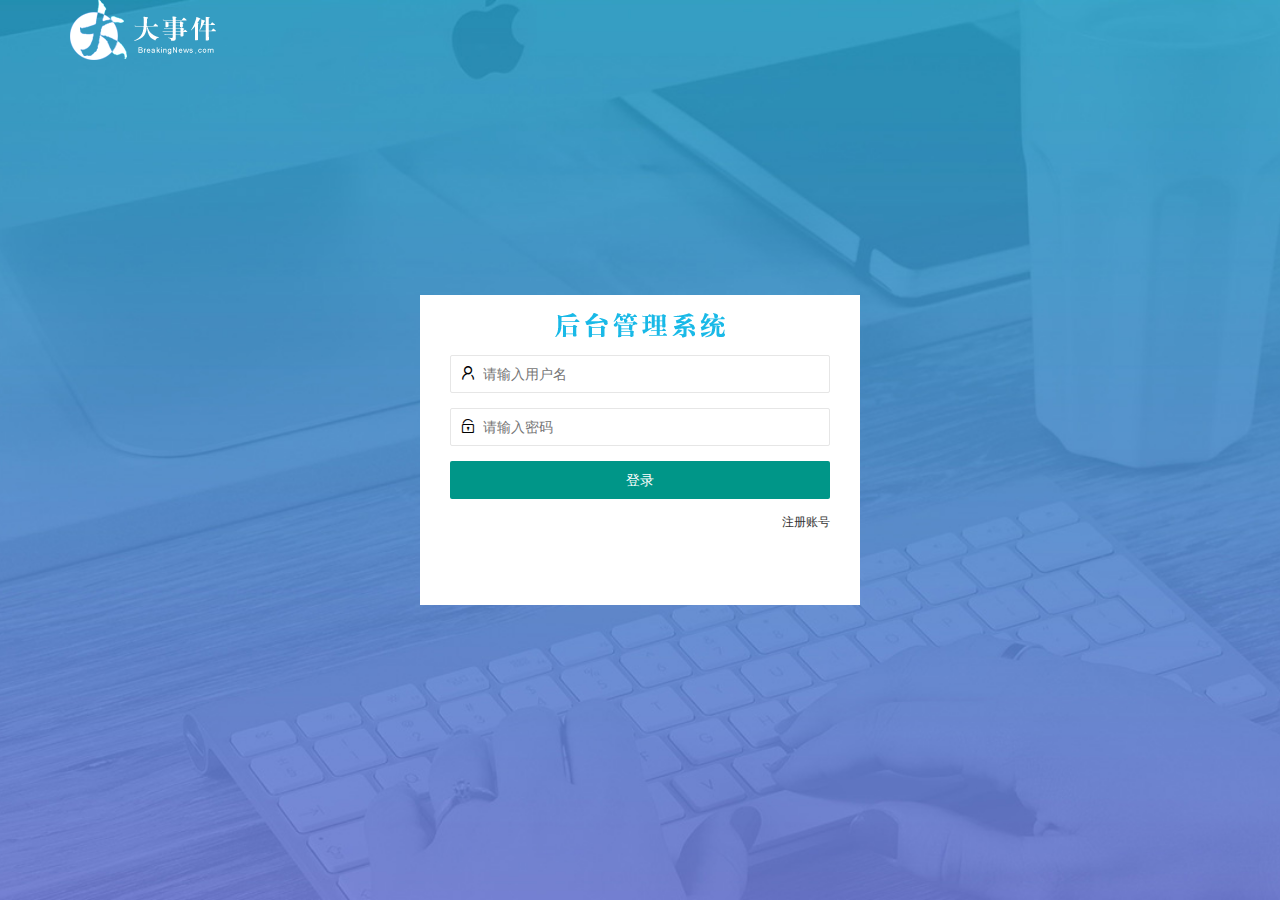
<file: login.html>
<!DOCTYPE html>
<html lang="en">
<head>
    <meta charset="UTF-8">
    <meta http-equiv="X-UA-Compatible" content="IE=edge">
    <meta name="viewport" content="width=device-width, initial-scale=1.0">
    <title>登录注册区域</title>
    <!-- 导入自己的样式 -->
    <link rel="stylesheet" href="./assets/css/login.css">

    <!-- 导入LayUI的样式 -->
    <link rel="stylesheet" href="./assets/lib/layui/css/layui.css">
</head>
<body>
    <!-- 头部logo区域 -->
    <div class="layui-main">
        <img src="./assets/images/logo.png" alt="">
    </div>

    <!-- 登录注册区域 -->
    <div class="loginBox">
        <div class="titleBox"></div>
        <!-- 登录的div -->
        <div class="login-box">
            <!-- 登录的表单 -->
            <form class="layui-form" id="form_login" role="form" action="">
                <!-- 用户名 -->
                <div class="layui-form-item">
                    <i class="layui-icon layui-icon-username"></i>   
                    <input type="text" name="username" required  lay-verify="required" placeholder="请输入用户名" autocomplete="off" class="layui-input">
                </div>
                <!-- 密码 -->
                <div class="layui-form-item">
                    <i class="layui-icon layui-icon-password"></i>   
                    <input type="password" name="password" required lay-verify="required|pwd" placeholder="请输入密码" autocomplete="off" class="layui-input">
                </div>
                <!-- 登录按钮 -->
                <div class="layui-form-item">
                    <!-- 注意：表单提交按钮和普通按钮的区别，就是lay-submit属性 -->
                    <button class="layui-btn layui-btn-fluid" lay-submit>登录</button>
                </div>
                <div class="layui-form-item links">
                    <a href="javascript:;" id="link_reg">注册账号</a>
                </div>
            </form>
        </div>

        <!-- 注册的div -->
        <div class="reg-box">
            <!-- 注册的表单 -->
            <form class="layui-form" id="form_reg" action="">
                <!-- 用户名 -->
                <div class="layui-form-item">
                    <i class="layui-icon layui-icon-username"></i>   
                    <input type="text" name="username" required  lay-verify="required" placeholder="请输入用户名" autocomplete="off" class="layui-input">
                </div>
                <!-- 密码 -->
                <div class="layui-form-item">
                    <i class="layui-icon layui-icon-password"></i>   
                    <input type="password" name="password" required lay-verify="required|pwd" placeholder="请输入密码" autocomplete="off" class="layui-input">
                </div>
                <!-- 确认密码 -->
                <div class="layui-form-item">
                    <i class="layui-icon layui-icon-password"></i>   
                    <input type="password" name="repassword" required lay-verify="required|pwd|repwd" placeholder="再次确认密码" autocomplete="off" class="layui-input">
                </div>
                <!-- 注册按钮 -->
                <div class="layui-form-item">
                    <!-- 注意：表单提交按钮和普通按钮的区别，就是lay-submit属性 -->
                    <button class="layui-btn layui-btn-fluid" lay-submit>注册</button>
                </div>
                <div class="layui-form-item links">
                    <a href="javascript:;" id="link_login">登录</a>
                </div>
            </form>
        </div>
    </div>

    <!-- 导入Layui的js -->
    <script src="./assets/lib/layui/layui.all.js"></script>
    <!-- 导入jQuery -->
    <script src="./assets/lib/jquery.js"></script>
    <!-- 导入baseAPI.js -->
    <script src="./assets/js/baseAPI.js"></script>
    <!-- 导入自己的js -->
    <script src="./assets/js/login.js"></script>
</body>
</html>
</file>
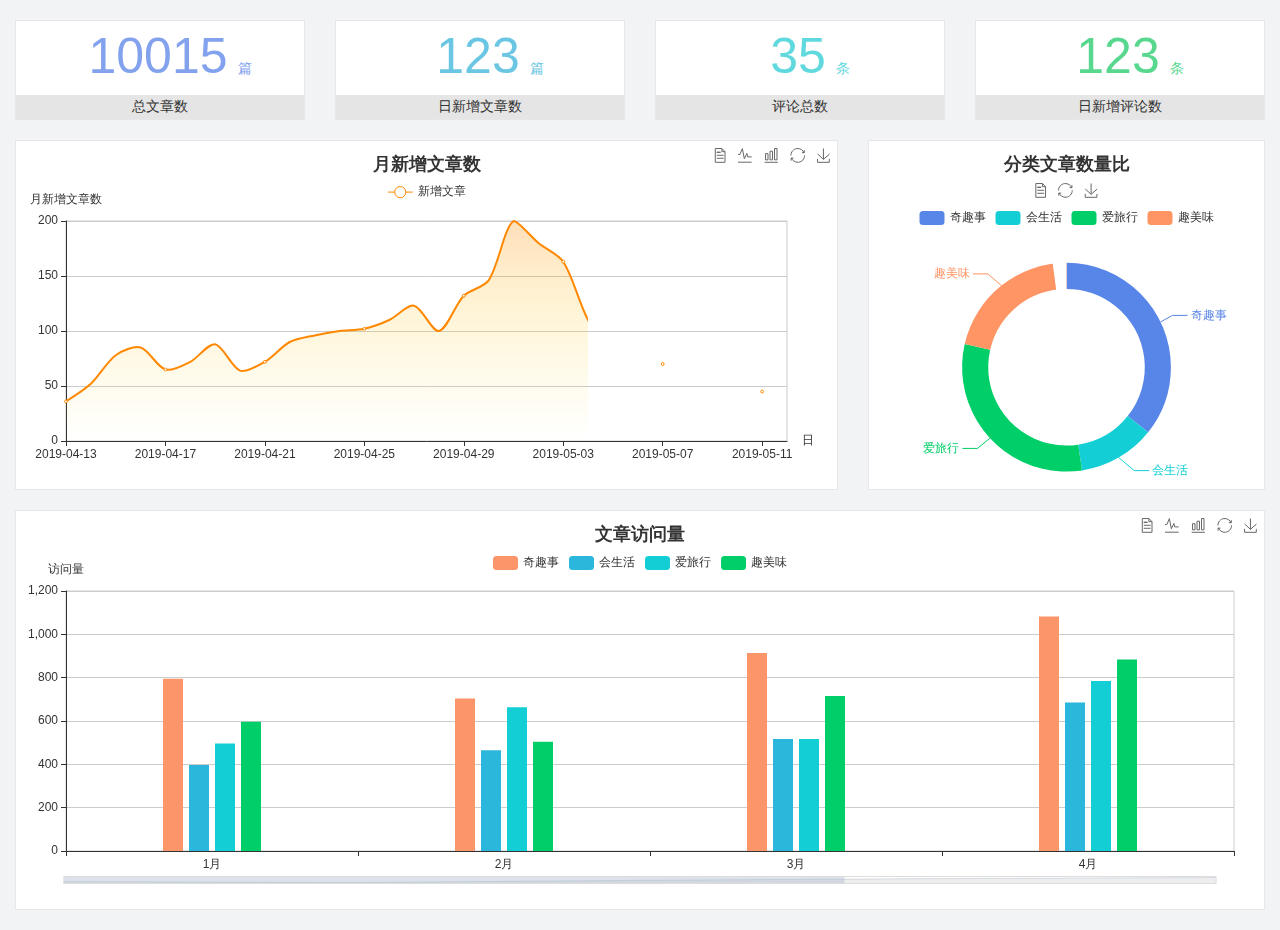
<file: home/dashboard.html>
<!DOCTYPE html>
<html lang="en">

<head>
  <meta charset="UTF-8">
  <meta name="viewport" content="width=device-width, initial-scale=1.0">
  <meta http-equiv="X-UA-Compatible" content="ie=edge">
  <title>图表统计</title>
  <link rel="stylesheet" href="../../assets/lib/bootstrap.css" />
  <link rel="stylesheet" href="../../assets/lib/main.css" />
  <script src="../../assets/lib/jquery.js"></script>
  <script type="text/javascript" src="../../assets/lib/echarts.min.js"></script>
</head>

<body>
  <div class="container-fluid">
    <div class="row spannel_list">
      <div class="col-sm-3 col-xs-6">
        <div class="spannel">
          <em>10015</em><span>篇</span>
          <b>总文章数</b>
        </div>
      </div>
      <div class="col-sm-3 col-xs-6">
        <div class="spannel scolor01">
          <em>123</em><span>篇</span>
          <b>日新增文章数</b>
        </div>
      </div>
      <div class="col-sm-3 col-xs-6">
        <div class="spannel scolor02">
          <em>35</em><span>条</span>
          <b>评论总数</b>
        </div>
      </div>
      <div class="col-sm-3 col-xs-6">
        <div class="spannel scolor03">
          <em>123</em><span>条</span>
          <b>日新增评论数</b>
        </div>
      </div>
    </div>
  </div>

  <div class="container-fluid">
    <div class="row curve-pie">
      <div class="col-lg-8 col-md-8">
        <div class="gragh_pannel" id="curve_show"></div>
      </div>
      <div class="col-lg-4 col-md-4">
        <div class="gragh_pannel" id="pie_show"></div>
      </div>
    </div>
  </div>

  <div class="container-fluid">
    <div class="column_pannel" id="column_show"></div>
  </div>

  <script>
    var oChart = echarts.init(document.getElementById('curve_show'));
    var aList_all = [
      { 'count': 36, 'date': '2019-04-13' },
      { 'count': 52, 'date': '2019-04-14' },
      { 'count': 78, 'date': '2019-04-15' },
      { 'count': 85, 'date': '2019-04-16' },
      { 'count': 65, 'date': '2019-04-17' },
      { 'count': 72, 'date': '2019-04-18' },
      { 'count': 88, 'date': '2019-04-19' },
      { 'count': 64, 'date': '2019-04-20' },
      { 'count': 72, 'date': '2019-04-21' },
      { 'count': 90, 'date': '2019-04-22' },
      { 'count': 96, 'date': '2019-04-23' },
      { 'count': 100, 'date': '2019-04-24' },
      { 'count': 102, 'date': '2019-04-25' },
      { 'count': 110, 'date': '2019-04-26' },
      { 'count': 123, 'date': '2019-04-27' },
      { 'count': 100, 'date': '2019-04-28' },
      { 'count': 132, 'date': '2019-04-29' },
      { 'count': 146, 'date': '2019-04-30' },
      { 'count': 200, 'date': '2019-05-01' },
      { 'count': 180, 'date': '2019-05-02' },
      { 'count': 163, 'date': '2019-05-03' },
      { 'count': 110, 'date': '2019-05-04' },
      { 'count': 80, 'date': '2019-05-05' },
      { 'count': 82, 'date': '2019-05-06' },
      { 'count': 70, 'date': '2019-05-07' },
      { 'count': 65, 'date': '2019-05-08' },
      { 'count': 54, 'date': '2019-05-09' },
      { 'count': 40, 'date': '2019-05-10' },
      { 'count': 45, 'date': '2019-05-11' },
      { 'count': 38, 'date': '2019-05-12' },
    ];

    let aCount = [];
    let aDate = [];

    for (var i = 0; i < aList_all.length; i++) {
      aCount.push(aList_all[i].count);
      aDate.push(aList_all[i].date);
    }

    var chartopt = {
      title: {
        text: '月新增文章数',
        left: 'center',
        top: '10'
      },
      tooltip: {
        trigger: 'axis'
      },
      legend: {
        data: ['新增文章'],
        top: '40'
      },
      toolbox: {
        show: true,
        feature: {
          mark: { show: true },
          dataView: { show: true, readOnly: false },
          magicType: { show: true, type: ['line', 'bar'] },
          restore: { show: true },
          saveAsImage: { show: true }
        }
      },
      calculable: true,
      xAxis: [
        {
          name: '日',
          type: 'category',
          boundaryGap: false,
          data: aDate
        }
      ],
      yAxis: [
        {
          name: '月新增文章数',
          type: 'value'
        }
      ],
      series: [
        {
          name: '新增文章',
          type: 'line',
          smooth: true,
          itemStyle: { normal: { areaStyle: { type: 'default' }, color: '#f80' }, lineStyle: { color: '#f80' } },
          data: aCount
        }],
      areaStyle: {
        normal: {
          color: new echarts.graphic.LinearGradient(0, 0, 0, 1, [{
            offset: 0,
            color: 'rgba(255,136,0,0.39)'
          }, {
            offset: .34,
            color: 'rgba(255,180,0,0.25)'
          }, {
            offset: 1,
            color: 'rgba(255,222,0,0.00)'
          }])

        }
      },
      grid: {
        show: true,
        x: 50,
        x2: 50,
        y: 80,
        height: 220
      }
    };

    oChart.setOption(chartopt);


    var oPie = echarts.init(document.getElementById('pie_show'));
    var oPieopt =
    {
      title: {
        top: 10,
        text: '分类文章数量比',
        x: 'center'
      },
      tooltip: {
        trigger: 'item',
        formatter: "{a} <br/>{b} : {c} ({d}%)"
      },
      color: ['#5885e8', '#13cfd5', '#00ce68', '#ff9565'],
      legend: {
        x: 'center',
        top: 65,
        data: ['奇趣事', '会生活', '爱旅行', '趣美味']
      },
      toolbox: {
        show: true,
        x: 'center',
        top: 35,
        feature: {
          mark: { show: true },
          dataView: { show: true, readOnly: false },
          magicType: {
            show: true,
            type: ['pie', 'funnel'],
            option: {
              funnel: {
                x: '25%',
                width: '50%',
                funnelAlign: 'left',
                max: 1548
              }
            }
          },
          restore: { show: true },
          saveAsImage: { show: true }
        }
      },
      calculable: true,
      series: [
        {
          name: '访问来源',
          type: 'pie',
          radius: ['45%', '60%'],
          center: ['50%', '65%'],
          data: [
            { value: 300, name: '奇趣事' },
            { value: 100, name: '会生活' },
            { value: 260, name: '爱旅行' },
            { value: 180, name: '趣美味' }
          ]
        }
      ]
    };
    oPie.setOption(oPieopt);



    var oColumn = this.echarts.init(document.getElementById('column_show'));
    var oColumnopt =
    {
      title: {
        text: '文章访问量',
        left: 'center',
        top: '10'
      },
      tooltip: {
        trigger: 'axis'
      },
      legend: {
        data: ['奇趣事', '会生活', '爱旅行', '趣美味'],
        top: '40'
      },
      toolbox: {
        show: true,
        feature: {
          mark: { show: true },
          dataView: { show: true, readOnly: false },
          magicType: { show: true, type: ['line', 'bar'] },
          restore: { show: true },
          saveAsImage: { show: true }
        }
      },
      calculable: true,
      xAxis: [
        {
          type: 'category',
          data: ['1月', '2月', '3月', '4月', '5月']
        }
      ],
      yAxis: [
        {
          name: '访问量',
          type: 'value'
        }
      ],
      series: [
        {
          name: '奇趣事',
          type: 'bar',
          barWidth: 20,
          itemStyle: {
            normal: { areaStyle: { type: 'default' }, color: '#fd956a' }
          },
          data: [800, 708, 920, 1090, 1200]
        },
        {
          name: '会生活',
          type: 'bar',
          barWidth: 20,
          itemStyle: {
            normal: { areaStyle: { type: 'default' }, color: '#2bb6db' }
          },
          data: [400, 468, 520, 690, 800]
        },
        {
          name: '爱旅行',
          type: 'bar',
          barWidth: 20,
          itemStyle: {
            normal: { areaStyle: { type: 'default' }, color: '#13cfd5' }
          },
          data: [500, 668, 520, 790, 900]
        },
        {
          name: '趣美味',
          type: 'bar',
          barWidth: 20,
          itemStyle: {
            normal: { areaStyle: { type: 'default' }, color: '#00ce68' }
          },
          data: [600, 508, 720, 890, 1000]
        }
      ],
      grid: {
        show: true,
        x: 50,
        x2: 30,
        y: 80,
        height: 260
      },
      dataZoom: [//给x轴设置滚动条
        {
          start: 0,//默认为0
          end: 100 - 1000 / 31,//默认为100
          type: 'slider',
          show: true,
          xAxisIndex: [0],
          handleSize: 0,//滑动条的 左右2个滑动条的大小
          height: 8,//组件高度
          left: 45, //左边的距离
          right: 50,//右边的距离
          bottom: 26,//右边的距离
          handleColor: '#ddd',//h滑动图标的颜色
          handleStyle: {
            borderColor: "#cacaca",
            borderWidth: "1",
            shadowBlur: 2,
            background: "#ddd",
            shadowColor: "#ddd",
          }
        }]
    };
    oColumn.setOption(oColumnopt);
  </script>
</body>

</html>
</file>
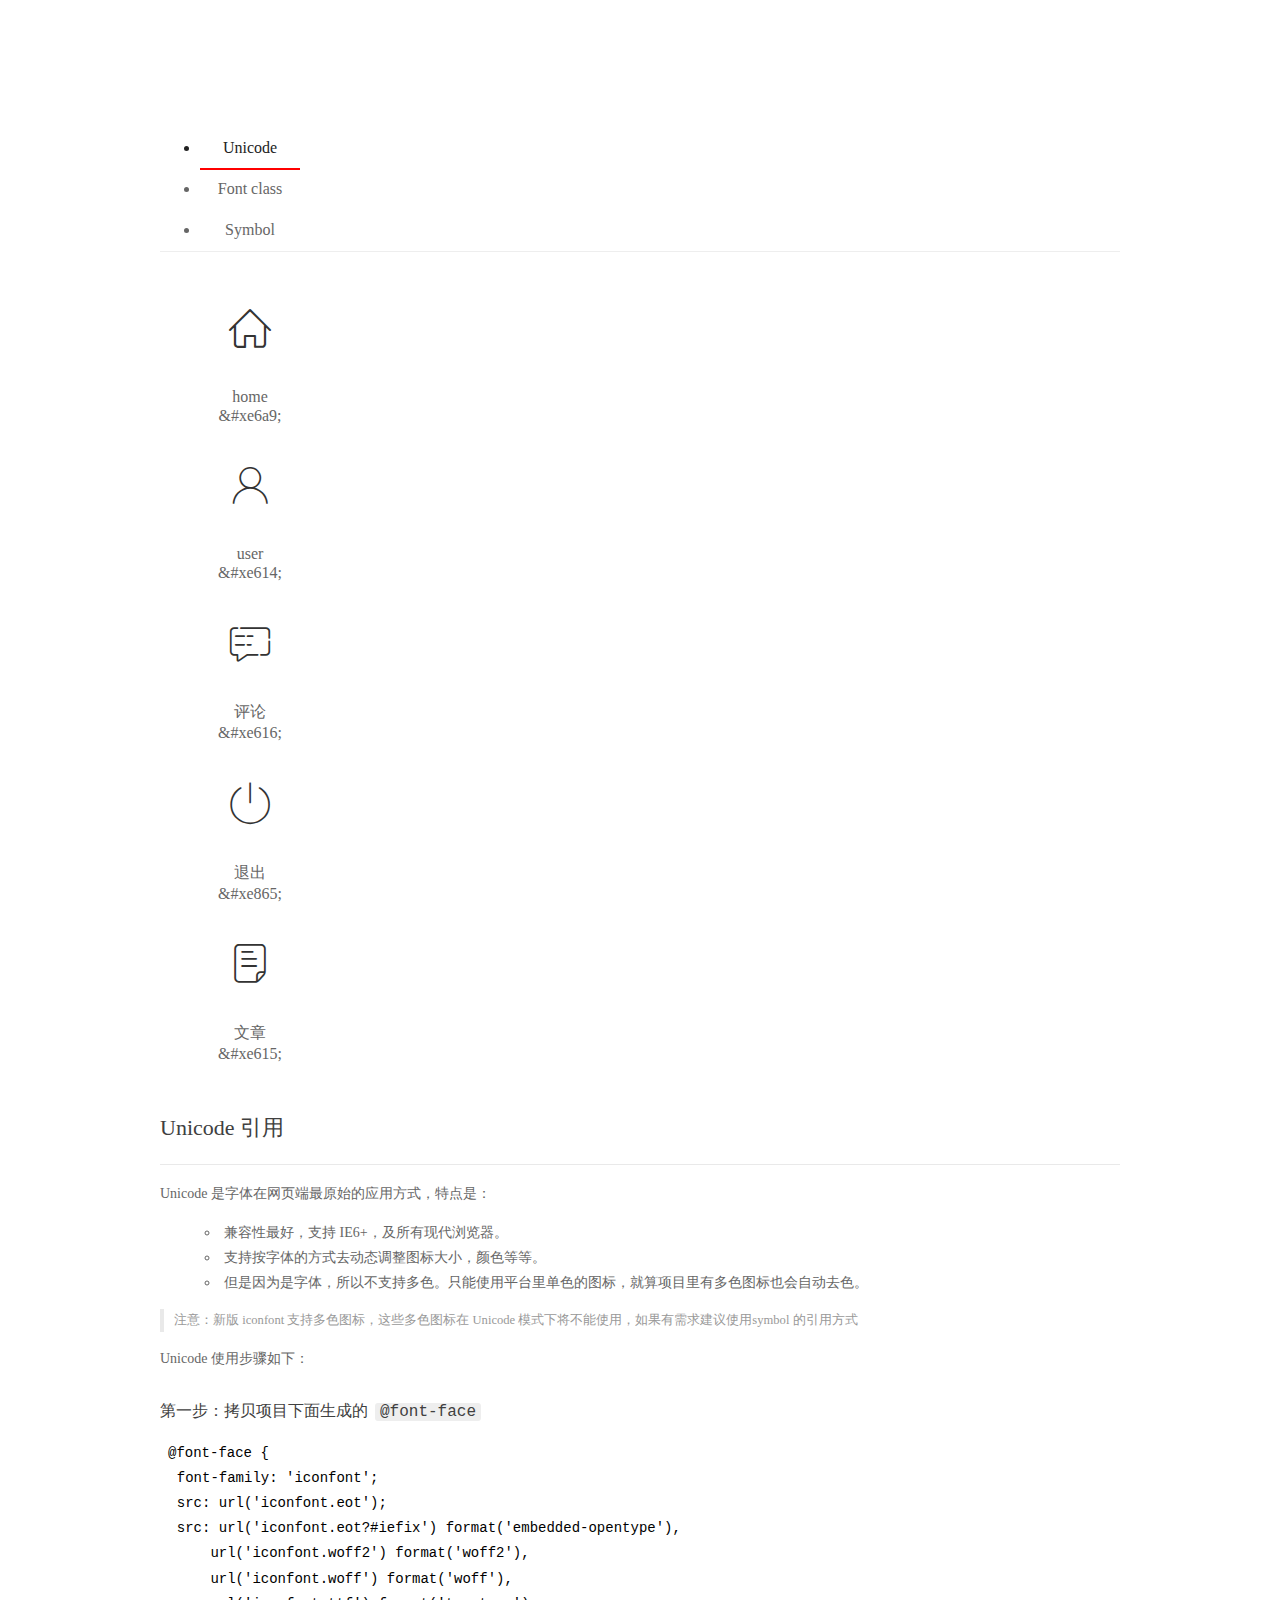
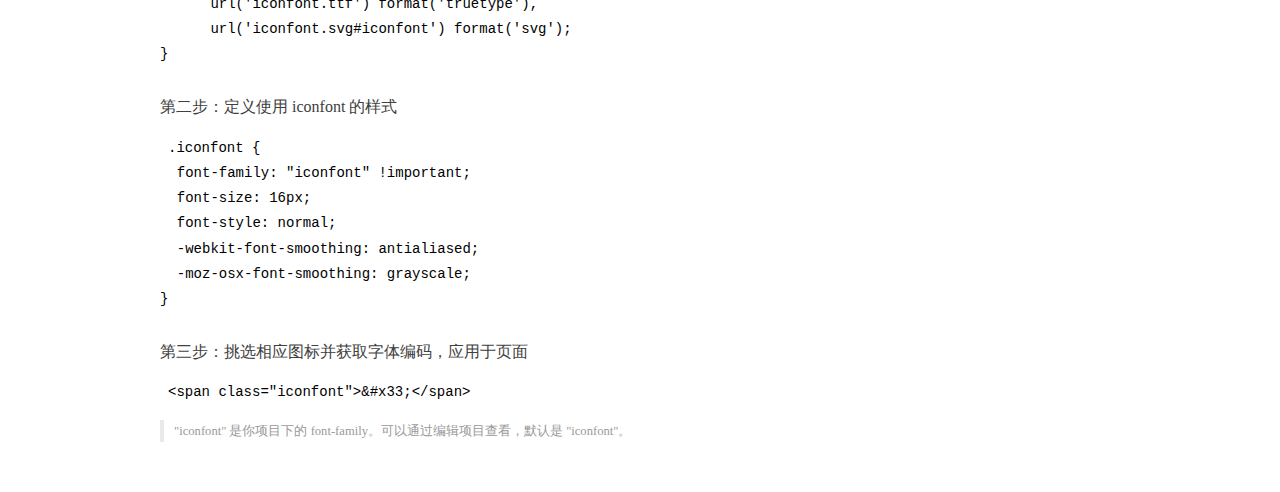
<file: assets/fonts/demo_index.html>
<!DOCTYPE html>
<html>
<head>
  <meta charset="utf-8"/>
  <title>IconFont Demo</title>
  <link rel="shortcut icon" href="https://gtms04.alicdn.com/tps/i4/TB1_oz6GVXXXXaFXpXXJDFnIXXX-64-64.ico" type="image/x-icon"/>
  <link rel="stylesheet" href="https://g.alicdn.com/thx/cube/1.3.2/cube.min.css">
  <link rel="stylesheet" href="demo.css">
  <link rel="stylesheet" href="iconfont.css">
  <script src="iconfont.js"></script>
  <!-- jQuery -->
  <script src="https://a1.alicdn.com/oss/uploads/2018/12/26/7bfddb60-08e8-11e9-9b04-53e73bb6408b.js"></script>
  <!-- 代码高亮 -->
  <script src="https://a1.alicdn.com/oss/uploads/2018/12/26/a3f714d0-08e6-11e9-8a15-ebf944d7534c.js"></script>
</head>
<body>
  <div class="main">
    <h1 class="logo"><a href="https://www.iconfont.cn/" title="iconfont 首页" target="_blank">&#xe86b;</a></h1>
    <div class="nav-tabs">
      <ul id="tabs" class="dib-box">
        <li class="dib active"><span>Unicode</span></li>
        <li class="dib"><span>Font class</span></li>
        <li class="dib"><span>Symbol</span></li>
      </ul>
      
    </div>
    <div class="tab-container">
      <div class="content unicode" style="display: block;">
          <ul class="icon_lists dib-box">
          
            <li class="dib">
              <span class="icon iconfont">&#xe6a9;</span>
                <div class="name">home</div>
                <div class="code-name">&amp;#xe6a9;</div>
              </li>
          
            <li class="dib">
              <span class="icon iconfont">&#xe614;</span>
                <div class="name">user</div>
                <div class="code-name">&amp;#xe614;</div>
              </li>
          
            <li class="dib">
              <span class="icon iconfont">&#xe616;</span>
                <div class="name">评论</div>
                <div class="code-name">&amp;#xe616;</div>
              </li>
          
            <li class="dib">
              <span class="icon iconfont">&#xe865;</span>
                <div class="name">退出</div>
                <div class="code-name">&amp;#xe865;</div>
              </li>
          
            <li class="dib">
              <span class="icon iconfont">&#xe615;</span>
                <div class="name">文章</div>
                <div class="code-name">&amp;#xe615;</div>
              </li>
          
          </ul>
          <div class="article markdown">
          <h2 id="unicode-">Unicode 引用</h2>
          <hr>

          <p>Unicode 是字体在网页端最原始的应用方式，特点是：</p>
          <ul>
            <li>兼容性最好，支持 IE6+，及所有现代浏览器。</li>
            <li>支持按字体的方式去动态调整图标大小，颜色等等。</li>
            <li>但是因为是字体，所以不支持多色。只能使用平台里单色的图标，就算项目里有多色图标也会自动去色。</li>
          </ul>
          <blockquote>
            <p>注意：新版 iconfont 支持多色图标，这些多色图标在 Unicode 模式下将不能使用，如果有需求建议使用symbol 的引用方式</p>
          </blockquote>
          <p>Unicode 使用步骤如下：</p>
          <h3 id="-font-face">第一步：拷贝项目下面生成的 <code>@font-face</code></h3>
<pre><code class="language-css"
>@font-face {
  font-family: 'iconfont';
  src: url('iconfont.eot');
  src: url('iconfont.eot?#iefix') format('embedded-opentype'),
      url('iconfont.woff2') format('woff2'),
      url('iconfont.woff') format('woff'),
      url('iconfont.ttf') format('truetype'),
      url('iconfont.svg#iconfont') format('svg');
}
</code></pre>
          <h3 id="-iconfont-">第二步：定义使用 iconfont 的样式</h3>
<pre><code class="language-css"
>.iconfont {
  font-family: "iconfont" !important;
  font-size: 16px;
  font-style: normal;
  -webkit-font-smoothing: antialiased;
  -moz-osx-font-smoothing: grayscale;
}
</code></pre>
          <h3 id="-">第三步：挑选相应图标并获取字体编码，应用于页面</h3>
<pre>
<code class="language-html"
>&lt;span class="iconfont"&gt;&amp;#x33;&lt;/span&gt;
</code></pre>
          <blockquote>
            <p>"iconfont" 是你项目下的 font-family。可以通过编辑项目查看，默认是 "iconfont"。</p>
          </blockquote>
          </div>
      </div>
      <div class="content font-class">
        <ul class="icon_lists dib-box">
          
          <li class="dib">
            <span class="icon iconfont icon-home"></span>
            <div class="name">
              home
            </div>
            <div class="code-name">.icon-home
            </div>
          </li>
          
          <li class="dib">
            <span class="icon iconfont icon-user"></span>
            <div class="name">
              user
            </div>
            <div class="code-name">.icon-user
            </div>
          </li>
          
          <li class="dib">
            <span class="icon iconfont icon-pinglun"></span>
            <div class="name">
              评论
            </div>
            <div class="code-name">.icon-pinglun
            </div>
          </li>
          
          <li class="dib">
            <span class="icon iconfont icon-tuichu"></span>
            <div class="name">
              退出
            </div>
            <div class="code-name">.icon-tuichu
            </div>
          </li>
          
          <li class="dib">
            <span class="icon iconfont icon-16"></span>
            <div class="name">
              文章
            </div>
            <div class="code-name">.icon-16
            </div>
          </li>
          
        </ul>
        <div class="article markdown">
        <h2 id="font-class-">font-class 引用</h2>
        <hr>

        <p>font-class 是 Unicode 使用方式的一种变种，主要是解决 Unicode 书写不直观，语意不明确的问题。</p>
        <p>与 Unicode 使用方式相比，具有如下特点：</p>
        <ul>
          <li>兼容性良好，支持 IE8+，及所有现代浏览器。</li>
          <li>相比于 Unicode 语意明确，书写更直观。可以很容易分辨这个 icon 是什么。</li>
          <li>因为使用 class 来定义图标，所以当要替换图标时，只需要修改 class 里面的 Unicode 引用。</li>
          <li>不过因为本质上还是使用的字体，所以多色图标还是不支持的。</li>
        </ul>
        <p>使用步骤如下：</p>
        <h3 id="-fontclass-">第一步：引入项目下面生成的 fontclass 代码：</h3>
<pre><code class="language-html">&lt;link rel="stylesheet" href="./iconfont.css"&gt;
</code></pre>
        <h3 id="-">第二步：挑选相应图标并获取类名，应用于页面：</h3>
<pre><code class="language-html">&lt;span class="iconfont icon-xxx"&gt;&lt;/span&gt;
</code></pre>
        <blockquote>
          <p>"
            iconfont" 是你项目下的 font-family。可以通过编辑项目查看，默认是 "iconfont"。</p>
        </blockquote>
      </div>
      </div>
      <div class="content symbol">
          <ul class="icon_lists dib-box">
          
            <li class="dib">
                <svg class="icon svg-icon" aria-hidden="true">
                  <use xlink:href="#icon-home"></use>
                </svg>
                <div class="name">home</div>
                <div class="code-name">#icon-home</div>
            </li>
          
            <li class="dib">
                <svg class="icon svg-icon" aria-hidden="true">
                  <use xlink:href="#icon-user"></use>
                </svg>
                <div class="name">user</div>
                <div class="code-name">#icon-user</div>
            </li>
          
            <li class="dib">
                <svg class="icon svg-icon" aria-hidden="true">
                  <use xlink:href="#icon-pinglun"></use>
                </svg>
                <div class="name">评论</div>
                <div class="code-name">#icon-pinglun</div>
            </li>
          
            <li class="dib">
                <svg class="icon svg-icon" aria-hidden="true">
                  <use xlink:href="#icon-tuichu"></use>
                </svg>
                <div class="name">退出</div>
                <div class="code-name">#icon-tuichu</div>
            </li>
          
            <li class="dib">
                <svg class="icon svg-icon" aria-hidden="true">
                  <use xlink:href="#icon-16"></use>
                </svg>
                <div class="name">文章</div>
                <div class="code-name">#icon-16</div>
            </li>
          
          </ul>
          <div class="article markdown">
          <h2 id="symbol-">Symbol 引用</h2>
          <hr>

          <p>这是一种全新的使用方式，应该说这才是未来的主流，也是平台目前推荐的用法。相关介绍可以参考这篇<a href="">文章</a>
            这种用法其实是做了一个 SVG 的集合，与另外两种相比具有如下特点：</p>
          <ul>
            <li>支持多色图标了，不再受单色限制。</li>
            <li>通过一些技巧，支持像字体那样，通过 <code>font-size</code>, <code>color</code> 来调整样式。</li>
            <li>兼容性较差，支持 IE9+，及现代浏览器。</li>
            <li>浏览器渲染 SVG 的性能一般，还不如 png。</li>
          </ul>
          <p>使用步骤如下：</p>
          <h3 id="-symbol-">第一步：引入项目下面生成的 symbol 代码：</h3>
<pre><code class="language-html">&lt;script src="./iconfont.js"&gt;&lt;/script&gt;
</code></pre>
          <h3 id="-css-">第二步：加入通用 CSS 代码（引入一次就行）：</h3>
<pre><code class="language-html">&lt;style&gt;
.icon {
  width: 1em;
  height: 1em;
  vertical-align: -0.15em;
  fill: currentColor;
  overflow: hidden;
}
&lt;/style&gt;
</code></pre>
          <h3 id="-">第三步：挑选相应图标并获取类名，应用于页面：</h3>
<pre><code class="language-html">&lt;svg class="icon" aria-hidden="true"&gt;
  &lt;use xlink:href="#icon-xxx"&gt;&lt;/use&gt;
&lt;/svg&gt;
</code></pre>
          </div>
      </div>

    </div>
  </div>
  <script>
  $(document).ready(function () {
      $('.tab-container .content:first').show()

      $('#tabs li').click(function (e) {
        var tabContent = $('.tab-container .content')
        var index = $(this).index()

        if ($(this).hasClass('active')) {
          return
        } else {
          $('#tabs li').removeClass('active')
          $(this).addClass('active')

          tabContent.hide().eq(index).fadeIn()
        }
      })
    })
  </script>
</body>
</html>
</file>
<file: assets/css/login.css>
html,body{
    padding: 0;
    margin: 0;
    height: 100%;
    width: 100%;
    background: url('../images/login_bg.jpg') no-repeat center;
    background-size: cover;
}

.loginBox{
    width: 440px;
    height: 310px;
    background-color: #fff;
    position: absolute;
    top: 50%;
    left: 50%;
    transform: translate(-50%, -50%);
}

.titleBox{
    height: 60px;
    background: url('../images/login_title.png') no-repeat center;
}

.reg-box{
    display: none;
}

.layui-form{
    padding: 0 30px;
}

.links{
    display: flex;
    justify-content: flex-end;
}

.links a{
    font-size: 12px;
}

.layui-form-item{
    position: relative;
}

.layui-icon{
    position: absolute;
    top: 10px;
    left: 10px;
}

.layui-form-item .layui-input{
    padding-left: 32px;
}
</file>
<file: assets/lib/layui/css/layui.css>
/** layui-v2.5.5 MIT License By https://www.layui.com */
 .layui-inline,img{display:inline-block;vertical-align:middle}h1,h2,h3,h4,h5,h6{font-weight:400}.layui-edge,.layui-header,.layui-inline,.layui-main{position:relative}.layui-body,.layui-edge,.layui-elip{overflow:hidden}.layui-btn,.layui-edge,.layui-inline,img{vertical-align:middle}.layui-btn,.layui-disabled,.layui-icon,.layui-unselect{-moz-user-select:none;-webkit-user-select:none;-ms-user-select:none}.layui-elip,.layui-form-checkbox span,.layui-form-pane .layui-form-label{text-overflow:ellipsis;white-space:nowrap}.layui-breadcrumb,.layui-tree-btnGroup{visibility:hidden}blockquote,body,button,dd,div,dl,dt,form,h1,h2,h3,h4,h5,h6,input,li,ol,p,pre,td,textarea,th,ul{margin:0;padding:0;-webkit-tap-highlight-color:rgba(0,0,0,0)}a:active,a:hover{outline:0}img{border:none}li{list-style:none}table{border-collapse:collapse;border-spacing:0}h4,h5,h6{font-size:100%}button,input,optgroup,option,select,textarea{font-family:inherit;font-size:inherit;font-style:inherit;font-weight:inherit;outline:0}pre{white-space:pre-wrap;white-space:-moz-pre-wrap;white-space:-pre-wrap;white-space:-o-pre-wrap;word-wrap:break-word}body{line-height:24px;font:14px Helvetica Neue,Helvetica,PingFang SC,Tahoma,Arial,sans-serif}hr{height:1px;margin:10px 0;border:0;clear:both}a{color:#333;text-decoration:none}a:hover{color:#777}a cite{font-style:normal;*cursor:pointer}.layui-border-box,.layui-border-box *{box-sizing:border-box}.layui-box,.layui-box *{box-sizing:content-box}.layui-clear{clear:both;*zoom:1}.layui-clear:after{content:'\20';clear:both;*zoom:1;display:block;height:0}.layui-inline{*display:inline;*zoom:1}.layui-edge{display:inline-block;width:0;height:0;border-width:6px;border-style:dashed;border-color:transparent}.layui-edge-top{top:-4px;border-bottom-color:#999;border-bottom-style:solid}.layui-edge-right{border-left-color:#999;border-left-style:solid}.layui-edge-bottom{top:2px;border-top-color:#999;border-top-style:solid}.layui-edge-left{border-right-color:#999;border-right-style:solid}.layui-disabled,.layui-disabled:hover{color:#d2d2d2!important;cursor:not-allowed!important}.layui-circle{border-radius:100%}.layui-show{display:block!important}.layui-hide{display:none!important}@font-face{font-family:layui-icon;src:url(../font/iconfont.eot?v=250);src:url(../font/iconfont.eot?v=250#iefix) format('embedded-opentype'),url(../font/iconfont.woff2?v=250) format('woff2'),url(../font/iconfont.woff?v=250) format('woff'),url(../font/iconfont.ttf?v=250) format('truetype'),url(../font/iconfont.svg?v=250#layui-icon) format('svg')}.layui-icon{font-family:layui-icon!important;font-size:16px;font-style:normal;-webkit-font-smoothing:antialiased;-moz-osx-font-smoothing:grayscale}.layui-icon-reply-fill:before{content:"\e611"}.layui-icon-set-fill:before{content:"\e614"}.layui-icon-menu-fill:before{content:"\e60f"}.layui-icon-search:before{content:"\e615"}.layui-icon-share:before{content:"\e641"}.layui-icon-set-sm:before{content:"\e620"}.layui-icon-engine:before{content:"\e628"}.layui-icon-close:before{content:"\1006"}.layui-icon-close-fill:before{content:"\1007"}.layui-icon-chart-screen:before{content:"\e629"}.layui-icon-star:before{content:"\e600"}.layui-icon-circle-dot:before{content:"\e617"}.layui-icon-chat:before{content:"\e606"}.layui-icon-release:before{content:"\e609"}.layui-icon-list:before{content:"\e60a"}.layui-icon-chart:before{content:"\e62c"}.layui-icon-ok-circle:before{content:"\1005"}.layui-icon-layim-theme:before{content:"\e61b"}.layui-icon-table:before{content:"\e62d"}.layui-icon-right:before{content:"\e602"}.layui-icon-left:before{content:"\e603"}.layui-icon-cart-simple:before{content:"\e698"}.layui-icon-face-cry:before{content:"\e69c"}.layui-icon-face-smile:before{content:"\e6af"}.layui-icon-survey:before{content:"\e6b2"}.layui-icon-tree:before{content:"\e62e"}.layui-icon-upload-circle:before{content:"\e62f"}.layui-icon-add-circle:before{content:"\e61f"}.layui-icon-download-circle:before{content:"\e601"}.layui-icon-templeate-1:before{content:"\e630"}.layui-icon-util:before{content:"\e631"}.layui-icon-face-surprised:before{content:"\e664"}.layui-icon-edit:before{content:"\e642"}.layui-icon-speaker:before{content:"\e645"}.layui-icon-down:before{content:"\e61a"}.layui-icon-file:before{content:"\e621"}.layui-icon-layouts:before{content:"\e632"}.layui-icon-rate-half:before{content:"\e6c9"}.layui-icon-add-circle-fine:before{content:"\e608"}.layui-icon-prev-circle:before{content:"\e633"}.layui-icon-read:before{content:"\e705"}.layui-icon-404:before{content:"\e61c"}.layui-icon-carousel:before{content:"\e634"}.layui-icon-help:before{content:"\e607"}.layui-icon-code-circle:before{content:"\e635"}.layui-icon-water:before{content:"\e636"}.layui-icon-username:before{content:"\e66f"}.layui-icon-find-fill:before{content:"\e670"}.layui-icon-about:before{content:"\e60b"}.layui-icon-location:before{content:"\e715"}.layui-icon-up:before{content:"\e619"}.layui-icon-pause:before{content:"\e651"}.layui-icon-date:before{content:"\e637"}.layui-icon-layim-uploadfile:before{content:"\e61d"}.layui-icon-delete:before{content:"\e640"}.layui-icon-play:before{content:"\e652"}.layui-icon-top:before{content:"\e604"}.layui-icon-friends:before{content:"\e612"}.layui-icon-refresh-3:before{content:"\e9aa"}.layui-icon-ok:before{content:"\e605"}.layui-icon-layer:before{content:"\e638"}.layui-icon-face-smile-fine:before{content:"\e60c"}.layui-icon-dollar:before{content:"\e659"}.layui-icon-group:before{content:"\e613"}.layui-icon-layim-download:before{content:"\e61e"}.layui-icon-picture-fine:before{content:"\e60d"}.layui-icon-link:before{content:"\e64c"}.layui-icon-diamond:before{content:"\e735"}.layui-icon-log:before{content:"\e60e"}.layui-icon-rate-solid:before{content:"\e67a"}.layui-icon-fonts-del:before{content:"\e64f"}.layui-icon-unlink:before{content:"\e64d"}.layui-icon-fonts-clear:before{content:"\e639"}.layui-icon-triangle-r:before{content:"\e623"}.layui-icon-circle:before{content:"\e63f"}.layui-icon-radio:before{content:"\e643"}.layui-icon-align-center:before{content:"\e647"}.layui-icon-align-right:before{content:"\e648"}.layui-icon-align-left:before{content:"\e649"}.layui-icon-loading-1:before{content:"\e63e"}.layui-icon-return:before{content:"\e65c"}.layui-icon-fonts-strong:before{content:"\e62b"}.layui-icon-upload:before{content:"\e67c"}.layui-icon-dialogue:before{content:"\e63a"}.layui-icon-video:before{content:"\e6ed"}.layui-icon-headset:before{content:"\e6fc"}.layui-icon-cellphone-fine:before{content:"\e63b"}.layui-icon-add-1:before{content:"\e654"}.layui-icon-face-smile-b:before{content:"\e650"}.layui-icon-fonts-html:before{content:"\e64b"}.layui-icon-form:before{content:"\e63c"}.layui-icon-cart:before{content:"\e657"}.layui-icon-camera-fill:before{content:"\e65d"}.layui-icon-tabs:before{content:"\e62a"}.layui-icon-fonts-code:before{content:"\e64e"}.layui-icon-fire:before{content:"\e756"}.layui-icon-set:before{content:"\e716"}.layui-icon-fonts-u:before{content:"\e646"}.layui-icon-triangle-d:before{content:"\e625"}.layui-icon-tips:before{content:"\e702"}.layui-icon-picture:before{content:"\e64a"}.layui-icon-more-vertical:before{content:"\e671"}.layui-icon-flag:before{content:"\e66c"}.layui-icon-loading:before{content:"\e63d"}.layui-icon-fonts-i:before{content:"\e644"}.layui-icon-refresh-1:before{content:"\e666"}.layui-icon-rmb:before{content:"\e65e"}.layui-icon-home:before{content:"\e68e"}.layui-icon-user:before{content:"\e770"}.layui-icon-notice:before{content:"\e667"}.layui-icon-login-weibo:before{content:"\e675"}.layui-icon-voice:before{content:"\e688"}.layui-icon-upload-drag:before{content:"\e681"}.layui-icon-login-qq:before{content:"\e676"}.layui-icon-snowflake:before{content:"\e6b1"}.layui-icon-file-b:before{content:"\e655"}.layui-icon-template:before{content:"\e663"}.layui-icon-auz:before{content:"\e672"}.layui-icon-console:before{content:"\e665"}.layui-icon-app:before{content:"\e653"}.layui-icon-prev:before{content:"\e65a"}.layui-icon-website:before{content:"\e7ae"}.layui-icon-next:before{content:"\e65b"}.layui-icon-component:before{content:"\e857"}.layui-icon-more:before{content:"\e65f"}.layui-icon-login-wechat:before{content:"\e677"}.layui-icon-shrink-right:before{content:"\e668"}.layui-icon-spread-left:before{content:"\e66b"}.layui-icon-camera:before{content:"\e660"}.layui-icon-note:before{content:"\e66e"}.layui-icon-refresh:before{content:"\e669"}.layui-icon-female:before{content:"\e661"}.layui-icon-male:before{content:"\e662"}.layui-icon-password:before{content:"\e673"}.layui-icon-senior:before{content:"\e674"}.layui-icon-theme:before{content:"\e66a"}.layui-icon-tread:before{content:"\e6c5"}.layui-icon-praise:before{content:"\e6c6"}.layui-icon-star-fill:before{content:"\e658"}.layui-icon-rate:before{content:"\e67b"}.layui-icon-template-1:before{content:"\e656"}.layui-icon-vercode:before{content:"\e679"}.layui-icon-cellphone:before{content:"\e678"}.layui-icon-screen-full:before{content:"\e622"}.layui-icon-screen-restore:before{content:"\e758"}.layui-icon-cols:before{content:"\e610"}.layui-icon-export:before{content:"\e67d"}.layui-icon-print:before{content:"\e66d"}.layui-icon-slider:before{content:"\e714"}.layui-icon-addition:before{content:"\e624"}.layui-icon-subtraction:before{content:"\e67e"}.layui-icon-service:before{content:"\e626"}.layui-icon-transfer:before{content:"\e691"}.layui-main{width:1140px;margin:0 auto}.layui-header{z-index:1000;height:60px}.layui-header a:hover{transition:all .5s;-webkit-transition:all .5s}.layui-side{position:fixed;left:0;top:0;bottom:0;z-index:999;width:200px;overflow-x:hidden}.layui-side-scroll{position:relative;width:220px;height:100%;overflow-x:hidden}.layui-body{position:absolute;left:200px;right:0;top:0;bottom:0;z-index:998;width:auto;overflow-y:auto;box-sizing:border-box}.layui-layout-body{overflow:hidden}.layui-layout-admin .layui-header{background-color:#23262E}.layui-layout-admin .layui-side{top:60px;width:200px;overflow-x:hidden}.layui-layout-admin .layui-body{position:fixed;top:60px;bottom:44px}.layui-layout-admin .layui-main{width:auto;margin:0 15px}.layui-layout-admin .layui-footer{position:fixed;left:200px;right:0;bottom:0;height:44px;line-height:44px;padding:0 15px;background-color:#eee}.layui-layout-admin .layui-logo{position:absolute;left:0;top:0;width:200px;height:100%;line-height:60px;text-align:center;color:#009688;font-size:16px}.layui-layout-admin .layui-header .layui-nav{background:0 0}.layui-layout-left{position:absolute!important;left:200px;top:0}.layui-layout-right{position:absolute!important;right:0;top:0}.layui-container{position:relative;margin:0 auto;padding:0 15px;box-sizing:border-box}.layui-fluid{position:relative;margin:0 auto;padding:0 15px}.layui-row:after,.layui-row:before{content:'';display:block;clear:both}.layui-col-lg1,.layui-col-lg10,.layui-col-lg11,.layui-col-lg12,.layui-col-lg2,.layui-col-lg3,.layui-col-lg4,.layui-col-lg5,.layui-col-lg6,.layui-col-lg7,.layui-col-lg8,.layui-col-lg9,.layui-col-md1,.layui-col-md10,.layui-col-md11,.layui-col-md12,.layui-col-md2,.layui-col-md3,.layui-col-md4,.layui-col-md5,.layui-col-md6,.layui-col-md7,.layui-col-md8,.layui-col-md9,.layui-col-sm1,.layui-col-sm10,.layui-col-sm11,.layui-col-sm12,.layui-col-sm2,.layui-col-sm3,.layui-col-sm4,.layui-col-sm5,.layui-col-sm6,.layui-col-sm7,.layui-col-sm8,.layui-col-sm9,.layui-col-xs1,.layui-col-xs10,.layui-col-xs11,.layui-col-xs12,.layui-col-xs2,.layui-col-xs3,.layui-col-xs4,.layui-col-xs5,.layui-col-xs6,.layui-col-xs7,.layui-col-xs8,.layui-col-xs9{position:relative;display:block;box-sizing:border-box}.layui-col-xs1,.layui-col-xs10,.layui-col-xs11,.layui-col-xs12,.layui-col-xs2,.layui-col-xs3,.layui-col-xs4,.layui-col-xs5,.layui-col-xs6,.layui-col-xs7,.layui-col-xs8,.layui-col-xs9{float:left}.layui-col-xs1{width:8.33333333%}.layui-col-xs2{width:16.66666667%}.layui-col-xs3{width:25%}.layui-col-xs4{width:33.33333333%}.layui-col-xs5{width:41.66666667%}.layui-col-xs6{width:50%}.layui-col-xs7{width:58.33333333%}.layui-col-xs8{width:66.66666667%}.layui-col-xs9{width:75%}.layui-col-xs10{width:83.33333333%}.layui-col-xs11{width:91.66666667%}.layui-col-xs12{width:100%}.layui-col-xs-offset1{margin-left:8.33333333%}.layui-col-xs-offset2{margin-left:16.66666667%}.layui-col-xs-offset3{margin-left:25%}.layui-col-xs-offset4{margin-left:33.33333333%}.layui-col-xs-offset5{margin-left:41.66666667%}.layui-col-xs-offset6{margin-left:50%}.layui-col-xs-offset7{margin-left:58.33333333%}.layui-col-xs-offset8{margin-left:66.66666667%}.layui-col-xs-offset9{margin-left:75%}.layui-col-xs-offset10{margin-left:83.33333333%}.layui-col-xs-offset11{margin-left:91.66666667%}.layui-col-xs-offset12{margin-left:100%}@media screen and (max-width:768px){.layui-hide-xs{display:none!important}.layui-show-xs-block{display:block!important}.layui-show-xs-inline{display:inline!important}.layui-show-xs-inline-block{display:inline-block!important}}@media screen and (min-width:768px){.layui-container{width:750px}.layui-hide-sm{display:none!important}.layui-show-sm-block{display:block!important}.layui-show-sm-inline{display:inline!important}.layui-show-sm-inline-block{display:inline-block!important}.layui-col-sm1,.layui-col-sm10,.layui-col-sm11,.layui-col-sm12,.layui-col-sm2,.layui-col-sm3,.layui-col-sm4,.layui-col-sm5,.layui-col-sm6,.layui-col-sm7,.layui-col-sm8,.layui-col-sm9{float:left}.layui-col-sm1{width:8.33333333%}.layui-col-sm2{width:16.66666667%}.layui-col-sm3{width:25%}.layui-col-sm4{width:33.33333333%}.layui-col-sm5{width:41.66666667%}.layui-col-sm6{width:50%}.layui-col-sm7{width:58.33333333%}.layui-col-sm8{width:66.66666667%}.layui-col-sm9{width:75%}.layui-col-sm10{width:83.33333333%}.layui-col-sm11{width:91.66666667%}.layui-col-sm12{width:100%}.layui-col-sm-offset1{margin-left:8.33333333%}.layui-col-sm-offset2{margin-left:16.66666667%}.layui-col-sm-offset3{margin-left:25%}.layui-col-sm-offset4{margin-left:33.33333333%}.layui-col-sm-offset5{margin-left:41.66666667%}.layui-col-sm-offset6{margin-left:50%}.layui-col-sm-offset7{margin-left:58.33333333%}.layui-col-sm-offset8{margin-left:66.66666667%}.layui-col-sm-offset9{margin-left:75%}.layui-col-sm-offset10{margin-left:83.33333333%}.layui-col-sm-offset11{margin-left:91.66666667%}.layui-col-sm-offset12{margin-left:100%}}@media screen and (min-width:992px){.layui-container{width:970px}.layui-hide-md{display:none!important}.layui-show-md-block{display:block!important}.layui-show-md-inline{display:inline!important}.layui-show-md-inline-block{display:inline-block!important}.layui-col-md1,.layui-col-md10,.layui-col-md11,.layui-col-md12,.layui-col-md2,.layui-col-md3,.layui-col-md4,.layui-col-md5,.layui-col-md6,.layui-col-md7,.layui-col-md8,.layui-col-md9{float:left}.layui-col-md1{width:8.33333333%}.layui-col-md2{width:16.66666667%}.layui-col-md3{width:25%}.layui-col-md4{width:33.33333333%}.layui-col-md5{width:41.66666667%}.layui-col-md6{width:50%}.layui-col-md7{width:58.33333333%}.layui-col-md8{width:66.66666667%}.layui-col-md9{width:75%}.layui-col-md10{width:83.33333333%}.layui-col-md11{width:91.66666667%}.layui-col-md12{width:100%}.layui-col-md-offset1{margin-left:8.33333333%}.layui-col-md-offset2{margin-left:16.66666667%}.layui-col-md-offset3{margin-left:25%}.layui-col-md-offset4{margin-left:33.33333333%}.layui-col-md-offset5{margin-left:41.66666667%}.layui-col-md-offset6{margin-left:50%}.layui-col-md-offset7{margin-left:58.33333333%}.layui-col-md-offset8{margin-left:66.66666667%}.layui-col-md-offset9{margin-left:75%}.layui-col-md-offset10{margin-left:83.33333333%}.layui-col-md-offset11{margin-left:91.66666667%}.layui-col-md-offset12{margin-left:100%}}@media screen and (min-width:1200px){.layui-container{width:1170px}.layui-hide-lg{display:none!important}.layui-show-lg-block{display:block!important}.layui-show-lg-inline{display:inline!important}.layui-show-lg-inline-block{display:inline-block!important}.layui-col-lg1,.layui-col-lg10,.layui-col-lg11,.layui-col-lg12,.layui-col-lg2,.layui-col-lg3,.layui-col-lg4,.layui-col-lg5,.layui-col-lg6,.layui-col-lg7,.layui-col-lg8,.layui-col-lg9{float:left}.layui-col-lg1{width:8.33333333%}.layui-col-lg2{width:16.66666667%}.layui-col-lg3{width:25%}.layui-col-lg4{width:33.33333333%}.layui-col-lg5{width:41.66666667%}.layui-col-lg6{width:50%}.layui-col-lg7{width:58.33333333%}.layui-col-lg8{width:66.66666667%}.layui-col-lg9{width:75%}.layui-col-lg10{width:83.33333333%}.layui-col-lg11{width:91.66666667%}.layui-col-lg12{width:100%}.layui-col-lg-offset1{margin-left:8.33333333%}.layui-col-lg-offset2{margin-left:16.66666667%}.layui-col-lg-offset3{margin-left:25%}.layui-col-lg-offset4{margin-left:33.33333333%}.layui-col-lg-offset5{margin-left:41.66666667%}.layui-col-lg-offset6{margin-left:50%}.layui-col-lg-offset7{margin-left:58.33333333%}.layui-col-lg-offset8{margin-left:66.66666667%}.layui-col-lg-offset9{margin-left:75%}.layui-col-lg-offset10{margin-left:83.33333333%}.layui-col-lg-offset11{margin-left:91.66666667%}.layui-col-lg-offset12{margin-left:100%}}.layui-col-space1{margin:-.5px}.layui-col-space1>*{padding:.5px}.layui-col-space3{margin:-1.5px}.layui-col-space3>*{padding:1.5px}.layui-col-space5{margin:-2.5px}.layui-col-space5>*{padding:2.5px}.layui-col-space8{margin:-3.5px}.layui-col-space8>*{padding:3.5px}.layui-col-space10{margin:-5px}.layui-col-space10>*{padding:5px}.layui-col-space12{margin:-6px}.layui-col-space12>*{padding:6px}.layui-col-space15{margin:-7.5px}.layui-col-space15>*{padding:7.5px}.layui-col-space18{margin:-9px}.layui-col-space18>*{padding:9px}.layui-col-space20{margin:-10px}.layui-col-space20>*{padding:10px}.layui-col-space22{margin:-11px}.layui-col-space22>*{padding:11px}.layui-col-space25{margin:-12.5px}.layui-col-space25>*{padding:12.5px}.layui-col-space30{margin:-15px}.layui-col-space30>*{padding:15px}.layui-btn,.layui-input,.layui-select,.layui-textarea,.layui-upload-button{outline:0;-webkit-appearance:none;transition:all .3s;-webkit-transition:all .3s;box-sizing:border-box}.layui-elem-quote{margin-bottom:10px;padding:15px;line-height:22px;border-left:5px solid #009688;border-radius:0 2px 2px 0;background-color:#f2f2f2}.layui-quote-nm{border-style:solid;border-width:1px 1px 1px 5px;background:0 0}.layui-elem-field{margin-bottom:10px;padding:0;border-width:1px;border-style:solid}.layui-elem-field legend{margin-left:20px;padding:0 10px;font-size:20px;font-weight:300}.layui-field-title{margin:10px 0 20px;border-width:1px 0 0}.layui-field-box{padding:10px 15px}.layui-field-title .layui-field-box{padding:10px 0}.layui-progress{position:relative;height:6px;border-radius:20px;background-color:#e2e2e2}.layui-progress-bar{position:absolute;left:0;top:0;width:0;max-width:100%;height:6px;border-radius:20px;text-align:right;background-color:#5FB878;transition:all .3s;-webkit-transition:all .3s}.layui-progress-big,.layui-progress-big .layui-progress-bar{height:18px;line-height:18px}.layui-progress-text{position:relative;top:-20px;line-height:18px;font-size:12px;color:#666}.layui-progress-big .layui-progress-text{position:static;padding:0 10px;color:#fff}.layui-collapse{border-width:1px;border-style:solid;border-radius:2px}.layui-colla-content,.layui-colla-item{border-top-width:1px;border-top-style:solid}.layui-colla-item:first-child{border-top:none}.layui-colla-title{position:relative;height:42px;line-height:42px;padding:0 15px 0 35px;color:#333;background-color:#f2f2f2;cursor:pointer;font-size:14px;overflow:hidden}.layui-colla-content{display:none;padding:10px 15px;line-height:22px;color:#666}.layui-colla-icon{position:absolute;left:15px;top:0;font-size:14px}.layui-card{margin-bottom:15px;border-radius:2px;background-color:#fff;box-shadow:0 1px 2px 0 rgba(0,0,0,.05)}.layui-card:last-child{margin-bottom:0}.layui-card-header{position:relative;height:42px;line-height:42px;padding:0 15px;border-bottom:1px solid #f6f6f6;color:#333;border-radius:2px 2px 0 0;font-size:14px}.layui-bg-black,.layui-bg-blue,.layui-bg-cyan,.layui-bg-green,.layui-bg-orange,.layui-bg-red{color:#fff!important}.layui-card-body{position:relative;padding:10px 15px;line-height:24px}.layui-card-body[pad15]{padding:15px}.layui-card-body[pad20]{padding:20px}.layui-card-body .layui-table{margin:5px 0}.layui-card .layui-tab{margin:0}.layui-panel-window{position:relative;padding:15px;border-radius:0;border-top:5px solid #E6E6E6;background-color:#fff}.layui-auxiliar-moving{position:fixed;left:0;right:0;top:0;bottom:0;width:100%;height:100%;background:0 0;z-index:9999999999}.layui-form-label,.layui-form-mid,.layui-form-select,.layui-input-block,.layui-input-inline,.layui-textarea{position:relative}.layui-bg-red{background-color:#FF5722!important}.layui-bg-orange{background-color:#FFB800!important}.layui-bg-green{background-color:#009688!important}.layui-bg-cyan{background-color:#2F4056!important}.layui-bg-blue{background-color:#1E9FFF!important}.layui-bg-black{background-color:#393D49!important}.layui-bg-gray{background-color:#eee!important;color:#666!important}.layui-badge-rim,.layui-colla-content,.layui-colla-item,.layui-collapse,.layui-elem-field,.layui-form-pane .layui-form-item[pane],.layui-form-pane .layui-form-label,.layui-input,.layui-layedit,.layui-layedit-tool,.layui-quote-nm,.layui-select,.layui-tab-bar,.layui-tab-card,.layui-tab-title,.layui-tab-title .layui-this:after,.layui-textarea{border-color:#e6e6e6}.layui-timeline-item:before,hr{background-color:#e6e6e6}.layui-text{line-height:22px;font-size:14px;color:#666}.layui-text h1,.layui-text h2,.layui-text h3{font-weight:500;color:#333}.layui-text h1{font-size:30px}.layui-text h2{font-size:24px}.layui-text h3{font-size:18px}.layui-text a:not(.layui-btn){color:#01AAED}.layui-text a:not(.layui-btn):hover{text-decoration:underline}.layui-text ul{padding:5px 0 5px 15px}.layui-text ul li{margin-top:5px;list-style-type:disc}.layui-text em,.layui-word-aux{color:#999!important;padding:0 5px!important}.layui-btn{display:inline-block;height:38px;line-height:38px;padding:0 18px;background-color:#009688;color:#fff;white-space:nowrap;text-align:center;font-size:14px;border:none;border-radius:2px;cursor:pointer}.layui-btn:hover{opacity:.8;filter:alpha(opacity=80);color:#fff}.layui-btn:active{opacity:1;filter:alpha(opacity=100)}.layui-btn+.layui-btn{margin-left:10px}.layui-btn-container{font-size:0}.layui-btn-container .layui-btn{margin-right:10px;margin-bottom:10px}.layui-btn-container .layui-btn+.layui-btn{margin-left:0}.layui-table .layui-btn-container .layui-btn{margin-bottom:9px}.layui-btn-radius{border-radius:100px}.layui-btn .layui-icon{margin-right:3px;font-size:18px;vertical-align:bottom;vertical-align:middle\9}.layui-btn-primary{border:1px solid #C9C9C9;background-color:#fff;color:#555}.layui-btn-primary:hover{border-color:#009688;color:#333}.layui-btn-normal{background-color:#1E9FFF}.layui-btn-warm{background-color:#FFB800}.layui-btn-danger{background-color:#FF5722}.layui-btn-checked{background-color:#5FB878}.layui-btn-disabled,.layui-btn-disabled:active,.layui-btn-disabled:hover{border:1px solid #e6e6e6;background-color:#FBFBFB;color:#C9C9C9;cursor:not-allowed;opacity:1}.layui-btn-lg{height:44px;line-height:44px;padding:0 25px;font-size:16px}.layui-btn-sm{height:30px;line-height:30px;padding:0 10px;font-size:12px}.layui-btn-sm i{font-size:16px!important}.layui-btn-xs{height:22px;line-height:22px;padding:0 5px;font-size:12px}.layui-btn-xs i{font-size:14px!important}.layui-btn-group{display:inline-block;vertical-align:middle;font-size:0}.layui-btn-group .layui-btn{margin-left:0!important;margin-right:0!important;border-left:1px solid rgba(255,255,255,.5);border-radius:0}.layui-btn-group .layui-btn-primary{border-left:none}.layui-btn-group .layui-btn-primary:hover{border-color:#C9C9C9;color:#009688}.layui-btn-group .layui-btn:first-child{border-left:none;border-radius:2px 0 0 2px}.layui-btn-group .layui-btn-primary:first-child{border-left:1px solid #c9c9c9}.layui-btn-group .layui-btn:last-child{border-radius:0 2px 2px 0}.layui-btn-group .layui-btn+.layui-btn{margin-left:0}.layui-btn-group+.layui-btn-group{margin-left:10px}.layui-btn-fluid{width:100%}.layui-input,.layui-select,.layui-textarea{height:38px;line-height:1.3;line-height:38px\9;border-width:1px;border-style:solid;background-color:#fff;border-radius:2px}.layui-input::-webkit-input-placeholder,.layui-select::-webkit-input-placeholder,.layui-textarea::-webkit-input-placeholder{line-height:1.3}.layui-input,.layui-textarea{display:block;width:100%;padding-left:10px}.layui-input:hover,.layui-textarea:hover{border-color:#D2D2D2!important}.layui-input:focus,.layui-textarea:focus{border-color:#C9C9C9!important}.layui-textarea{min-height:100px;height:auto;line-height:20px;padding:6px 10px;resize:vertical}.layui-select{padding:0 10px}.layui-form input[type=checkbox],.layui-form input[type=radio],.layui-form select{display:none}.layui-form [lay-ignore]{display:initial}.layui-form-item{margin-bottom:15px;clear:both;*zoom:1}.layui-form-item:after{content:'\20';clear:both;*zoom:1;display:block;height:0}.layui-form-label{float:left;display:block;padding:9px 15px;width:80px;font-weight:400;line-height:20px;text-align:right}.layui-form-label-col{display:block;float:none;padding:9px 0;line-height:20px;text-align:left}.layui-form-item .layui-inline{margin-bottom:5px;margin-right:10px}.layui-input-block{margin-left:110px;min-height:36px}.layui-input-inline{display:inline-block;vertical-align:middle}.layui-form-item .layui-input-inline{float:left;width:190px;margin-right:10px}.layui-form-text .layui-input-inline{width:auto}.layui-form-mid{float:left;display:block;padding:9px 0!important;line-height:20px;margin-right:10px}.layui-form-danger+.layui-form-select .layui-input,.layui-form-danger:focus{border-color:#FF5722!important}.layui-form-select .layui-input{padding-right:30px;cursor:pointer}.layui-form-select .layui-edge{position:absolute;right:10px;top:50%;margin-top:-3px;cursor:pointer;border-width:6px;border-top-color:#c2c2c2;border-top-style:solid;transition:all .3s;-webkit-transition:all .3s}.layui-form-select dl{display:none;position:absolute;left:0;top:42px;padding:5px 0;z-index:899;min-width:100%;border:1px solid #d2d2d2;max-height:300px;overflow-y:auto;background-color:#fff;border-radius:2px;box-shadow:0 2px 4px rgba(0,0,0,.12);box-sizing:border-box}.layui-form-select dl dd,.layui-form-select dl dt{padding:0 10px;line-height:36px;white-space:nowrap;overflow:hidden;text-overflow:ellipsis}.layui-form-select dl dt{font-size:12px;color:#999}.layui-form-select dl dd{cursor:pointer}.layui-form-select dl dd:hover{background-color:#f2f2f2;-webkit-transition:.5s all;transition:.5s all}.layui-form-select .layui-select-group dd{padding-left:20px}.layui-form-select dl dd.layui-select-tips{padding-left:10px!important;color:#999}.layui-form-select dl dd.layui-this{background-color:#5FB878;color:#fff}.layui-form-checkbox,.layui-form-select dl dd.layui-disabled{background-color:#fff}.layui-form-selected dl{display:block}.layui-form-checkbox,.layui-form-checkbox *,.layui-form-switch{display:inline-block;vertical-align:middle}.layui-form-selected .layui-edge{margin-top:-9px;-webkit-transform:rotate(180deg);transform:rotate(180deg);margin-top:-3px\9}:root .layui-form-selected .layui-edge{margin-top:-9px\0/IE9}.layui-form-selectup dl{top:auto;bottom:42px}.layui-select-none{margin:5px 0;text-align:center;color:#999}.layui-select-disabled .layui-disabled{border-color:#eee!important}.layui-select-disabled .layui-edge{border-top-color:#d2d2d2}.layui-form-checkbox{position:relative;height:30px;line-height:30px;margin-right:10px;padding-right:30px;cursor:pointer;font-size:0;-webkit-transition:.1s linear;transition:.1s linear;box-sizing:border-box}.layui-form-checkbox span{padding:0 10px;height:100%;font-size:14px;border-radius:2px 0 0 2px;background-color:#d2d2d2;color:#fff;overflow:hidden}.layui-form-checkbox:hover span{background-color:#c2c2c2}.layui-form-checkbox i{position:absolute;right:0;top:0;width:30px;height:28px;border:1px solid #d2d2d2;border-left:none;border-radius:0 2px 2px 0;color:#fff;font-size:20px;text-align:center}.layui-form-checkbox:hover i{border-color:#c2c2c2;color:#c2c2c2}.layui-form-checked,.layui-form-checked:hover{border-color:#5FB878}.layui-form-checked span,.layui-form-checked:hover span{background-color:#5FB878}.layui-form-checked i,.layui-form-checked:hover i{color:#5FB878}.layui-form-item .layui-form-checkbox{margin-top:4px}.layui-form-checkbox[lay-skin=primary]{height:auto!important;line-height:normal!important;min-width:18px;min-height:18px;border:none!important;margin-right:0;padding-left:28px;padding-right:0;background:0 0}.layui-form-checkbox[lay-skin=primary] span{padding-left:0;padding-right:15px;line-height:18px;background:0 0;color:#666}.layui-form-checkbox[lay-skin=primary] i{right:auto;left:0;width:16px;height:16px;line-height:16px;border:1px solid #d2d2d2;font-size:12px;border-radius:2px;background-color:#fff;-webkit-transition:.1s linear;transition:.1s linear}.layui-form-checkbox[lay-skin=primary]:hover i{border-color:#5FB878;color:#fff}.layui-form-checked[lay-skin=primary] i{border-color:#5FB878!important;background-color:#5FB878;color:#fff}.layui-checkbox-disbaled[lay-skin=primary] span{background:0 0!important;color:#c2c2c2}.layui-checkbox-disbaled[lay-skin=primary]:hover i{border-color:#d2d2d2}.layui-form-item .layui-form-checkbox[lay-skin=primary]{margin-top:10px}.layui-form-switch{position:relative;height:22px;line-height:22px;min-width:35px;padding:0 5px;margin-top:8px;border:1px solid #d2d2d2;border-radius:20px;cursor:pointer;background-color:#fff;-webkit-transition:.1s linear;transition:.1s linear}.layui-form-switch i{position:absolute;left:5px;top:3px;width:16px;height:16px;border-radius:20px;background-color:#d2d2d2;-webkit-transition:.1s linear;transition:.1s linear}.layui-form-switch em{position:relative;top:0;width:25px;margin-left:21px;padding:0!important;text-align:center!important;color:#999!important;font-style:normal!important;font-size:12px}.layui-form-onswitch{border-color:#5FB878;background-color:#5FB878}.layui-checkbox-disbaled,.layui-checkbox-disbaled i{border-color:#e2e2e2!important}.layui-form-onswitch i{left:100%;margin-left:-21px;background-color:#fff}.layui-form-onswitch em{margin-left:5px;margin-right:21px;color:#fff!important}.layui-checkbox-disbaled span{background-color:#e2e2e2!important}.layui-checkbox-disbaled:hover i{color:#fff!important}[lay-radio]{display:none}.layui-form-radio,.layui-form-radio *{display:inline-block;vertical-align:middle}.layui-form-radio{line-height:28px;margin:6px 10px 0 0;padding-right:10px;cursor:pointer;font-size:0}.layui-form-radio *{font-size:14px}.layui-form-radio>i{margin-right:8px;font-size:22px;color:#c2c2c2}.layui-form-radio>i:hover,.layui-form-radioed>i{color:#5FB878}.layui-radio-disbaled>i{color:#e2e2e2!important}.layui-form-pane .layui-form-label{width:110px;padding:8px 15px;height:38px;line-height:20px;border-width:1px;border-style:solid;border-radius:2px 0 0 2px;text-align:center;background-color:#FBFBFB;overflow:hidden;box-sizing:border-box}.layui-form-pane .layui-input-inline{margin-left:-1px}.layui-form-pane .layui-input-block{margin-left:110px;left:-1px}.layui-form-pane .layui-input{border-radius:0 2px 2px 0}.layui-form-pane .layui-form-text .layui-form-label{float:none;width:100%;border-radius:2px;box-sizing:border-box;text-align:left}.layui-form-pane .layui-form-text .layui-input-inline{display:block;margin:0;top:-1px;clear:both}.layui-form-pane .layui-form-text .layui-input-block{margin:0;left:0;top:-1px}.layui-form-pane .layui-form-text .layui-textarea{min-height:100px;border-radius:0 0 2px 2px}.layui-form-pane .layui-form-checkbox{margin:4px 0 4px 10px}.layui-form-pane .layui-form-radio,.layui-form-pane .layui-form-switch{margin-top:6px;margin-left:10px}.layui-form-pane .layui-form-item[pane]{position:relative;border-width:1px;border-style:solid}.layui-form-pane .layui-form-item[pane] .layui-form-label{position:absolute;left:0;top:0;height:100%;border-width:0 1px 0 0}.layui-form-pane .layui-form-item[pane] .layui-input-inline{margin-left:110px}@media screen and (max-width:450px){.layui-form-item .layui-form-label{text-overflow:ellipsis;overflow:hidden;white-space:nowrap}.layui-form-item .layui-inline{display:block;margin-right:0;margin-bottom:20px;clear:both}.layui-form-item .layui-inline:after{content:'\20';clear:both;display:block;height:0}.layui-form-item .layui-input-inline{display:block;float:none;left:-3px;width:auto;margin:0 0 10px 112px}.layui-form-item .layui-input-inline+.layui-form-mid{margin-left:110px;top:-5px;padding:0}.layui-form-item .layui-form-checkbox{margin-right:5px;margin-bottom:5px}}.layui-layedit{border-width:1px;border-style:solid;border-radius:2px}.layui-layedit-tool{padding:3px 5px;border-bottom-width:1px;border-bottom-style:solid;font-size:0}.layedit-tool-fixed{position:fixed;top:0;border-top:1px solid #e2e2e2}.layui-layedit-tool .layedit-tool-mid,.layui-layedit-tool .layui-icon{display:inline-block;vertical-align:middle;text-align:center;font-size:14px}.layui-layedit-tool .layui-icon{position:relative;width:32px;height:30px;line-height:30px;margin:3px 5px;color:#777;cursor:pointer;border-radius:2px}.layui-layedit-tool .layui-icon:hover{color:#393D49}.layui-layedit-tool .layui-icon:active{color:#000}.layui-layedit-tool .layedit-tool-active{background-color:#e2e2e2;color:#000}.layui-layedit-tool .layui-disabled,.layui-layedit-tool .layui-disabled:hover{color:#d2d2d2;cursor:not-allowed}.layui-layedit-tool .layedit-tool-mid{width:1px;height:18px;margin:0 10px;background-color:#d2d2d2}.layedit-tool-html{width:50px!important;font-size:30px!important}.layedit-tool-b,.layedit-tool-code,.layedit-tool-help{font-size:16px!important}.layedit-tool-d,.layedit-tool-face,.layedit-tool-image,.layedit-tool-unlink{font-size:18px!important}.layedit-tool-image input{position:absolute;font-size:0;left:0;top:0;width:100%;height:100%;opacity:.01;filter:Alpha(opacity=1);cursor:pointer}.layui-layedit-iframe iframe{display:block;width:100%}#LAY_layedit_code{overflow:hidden}.layui-laypage{display:inline-block;*display:inline;*zoom:1;vertical-align:middle;margin:10px 0;font-size:0}.layui-laypage>a:first-child,.layui-laypage>a:first-child em{border-radius:2px 0 0 2px}.layui-laypage>a:last-child,.layui-laypage>a:last-child em{border-radius:0 2px 2px 0}.layui-laypage>:first-child{margin-left:0!important}.layui-laypage>:last-child{margin-right:0!important}.layui-laypage a,.layui-laypage button,.layui-laypage input,.layui-laypage select,.layui-laypage span{border:1px solid #e2e2e2}.layui-laypage a,.layui-laypage span{display:inline-block;*display:inline;*zoom:1;vertical-align:middle;padding:0 15px;height:28px;line-height:28px;margin:0 -1px 5px 0;background-color:#fff;color:#333;font-size:12px}.layui-flow-more a *,.layui-laypage input,.layui-table-view select[lay-ignore]{display:inline-block}.layui-laypage a:hover{color:#009688}.layui-laypage em{font-style:normal}.layui-laypage .layui-laypage-spr{color:#999;font-weight:700}.layui-laypage a{text-decoration:none}.layui-laypage .layui-laypage-curr{position:relative}.layui-laypage .layui-laypage-curr em{position:relative;color:#fff}.layui-laypage .layui-laypage-curr .layui-laypage-em{position:absolute;left:-1px;top:-1px;padding:1px;width:100%;height:100%;background-color:#009688}.layui-laypage-em{border-radius:2px}.layui-laypage-next em,.layui-laypage-prev em{font-family:Sim sun;font-size:16px}.layui-laypage .layui-laypage-count,.layui-laypage .layui-laypage-limits,.layui-laypage .layui-laypage-refresh,.layui-laypage .layui-laypage-skip{margin-left:10px;margin-right:10px;padding:0;border:none}.layui-laypage .layui-laypage-limits,.layui-laypage .layui-laypage-refresh{vertical-align:top}.layui-laypage .layui-laypage-refresh i{font-size:18px;cursor:pointer}.layui-laypage select{height:22px;padding:3px;border-radius:2px;cursor:pointer}.layui-laypage .layui-laypage-skip{height:30px;line-height:30px;color:#999}.layui-laypage button,.layui-laypage input{height:30px;line-height:30px;border-radius:2px;vertical-align:top;background-color:#fff;box-sizing:border-box}.layui-laypage input{width:40px;margin:0 10px;padding:0 3px;text-align:center}.layui-laypage input:focus,.layui-laypage select:focus{border-color:#009688!important}.layui-laypage button{margin-left:10px;padding:0 10px;cursor:pointer}.layui-table,.layui-table-view{margin:10px 0}.layui-flow-more{margin:10px 0;text-align:center;color:#999;font-size:14px}.layui-flow-more a{height:32px;line-height:32px}.layui-flow-more a *{vertical-align:top}.layui-flow-more a cite{padding:0 20px;border-radius:3px;background-color:#eee;color:#333;font-style:normal}.layui-flow-more a cite:hover{opacity:.8}.layui-flow-more a i{font-size:30px;color:#737383}.layui-table{width:100%;background-color:#fff;color:#666}.layui-table tr{transition:all .3s;-webkit-transition:all .3s}.layui-table th{text-align:left;font-weight:400}.layui-table tbody tr:hover,.layui-table thead tr,.layui-table-click,.layui-table-header,.layui-table-hover,.layui-table-mend,.layui-table-patch,.layui-table-tool,.layui-table-total,.layui-table-total tr,.layui-table[lay-even] tr:nth-child(even){background-color:#f2f2f2}.layui-table td,.layui-table th,.layui-table-col-set,.layui-table-fixed-r,.layui-table-grid-down,.layui-table-header,.layui-table-page,.layui-table-tips-main,.layui-table-tool,.layui-table-total,.layui-table-view,.layui-table[lay-skin=line],.layui-table[lay-skin=row]{border-width:1px;border-style:solid;border-color:#e6e6e6}.layui-table td,.layui-table th{position:relative;padding:9px 15px;min-height:20px;line-height:20px;font-size:14px}.layui-table[lay-skin=line] td,.layui-table[lay-skin=line] th{border-width:0 0 1px}.layui-table[lay-skin=row] td,.layui-table[lay-skin=row] th{border-width:0 1px 0 0}.layui-table[lay-skin=nob] td,.layui-table[lay-skin=nob] th{border:none}.layui-table img{max-width:100px}.layui-table[lay-size=lg] td,.layui-table[lay-size=lg] th{padding:15px 30px}.layui-table-view .layui-table[lay-size=lg] .layui-table-cell{height:40px;line-height:40px}.layui-table[lay-size=sm] td,.layui-table[lay-size=sm] th{font-size:12px;padding:5px 10px}.layui-table-view .layui-table[lay-size=sm] .layui-table-cell{height:20px;line-height:20px}.layui-table[lay-data]{display:none}.layui-table-box{position:relative;overflow:hidden}.layui-table-view .layui-table{position:relative;width:auto;margin:0}.layui-table-view .layui-table[lay-skin=line]{border-width:0 1px 0 0}.layui-table-view .layui-table[lay-skin=row]{border-width:0 0 1px}.layui-table-view .layui-table td,.layui-table-view .layui-table th{padding:5px 0;border-top:none;border-left:none}.layui-table-view .layui-table th.layui-unselect .layui-table-cell span{cursor:pointer}.layui-table-view .layui-table td{cursor:default}.layui-table-view .layui-table td[data-edit=text]{cursor:text}.layui-table-view .layui-form-checkbox[lay-skin=primary] i{width:18px;height:18px}.layui-table-view .layui-form-radio{line-height:0;padding:0}.layui-table-view .layui-form-radio>i{margin:0;font-size:20px}.layui-table-init{position:absolute;left:0;top:0;width:100%;height:100%;text-align:center;z-index:110}.layui-table-init .layui-icon{position:absolute;left:50%;top:50%;margin:-15px 0 0 -15px;font-size:30px;color:#c2c2c2}.layui-table-header{border-width:0 0 1px;overflow:hidden}.layui-table-header .layui-table{margin-bottom:-1px}.layui-table-tool .layui-inline[lay-event]{position:relative;width:26px;height:26px;padding:5px;line-height:16px;margin-right:10px;text-align:center;color:#333;border:1px solid #ccc;cursor:pointer;-webkit-transition:.5s all;transition:.5s all}.layui-table-tool .layui-inline[lay-event]:hover{border:1px solid #999}.layui-table-tool-temp{padding-right:120px}.layui-table-tool-self{position:absolute;right:17px;top:10px}.layui-table-tool .layui-table-tool-self .layui-inline[lay-event]{margin:0 0 0 10px}.layui-table-tool-panel{position:absolute;top:29px;left:-1px;padding:5px 0;min-width:150px;min-height:40px;border:1px solid #d2d2d2;text-align:left;overflow-y:auto;background-color:#fff;box-shadow:0 2px 4px rgba(0,0,0,.12)}.layui-table-cell,.layui-table-tool-panel li{overflow:hidden;text-overflow:ellipsis;white-space:nowrap}.layui-table-tool-panel li{padding:0 10px;line-height:30px;-webkit-transition:.5s all;transition:.5s all}.layui-table-tool-panel li .layui-form-checkbox[lay-skin=primary]{width:100%;padding-left:28px}.layui-table-tool-panel li:hover{background-color:#f2f2f2}.layui-table-tool-panel li .layui-form-checkbox[lay-skin=primary] i{position:absolute;left:0;top:0}.layui-table-tool-panel li .layui-form-checkbox[lay-skin=primary] span{padding:0}.layui-table-tool .layui-table-tool-self .layui-table-tool-panel{left:auto;right:-1px}.layui-table-col-set{position:absolute;right:0;top:0;width:20px;height:100%;border-width:0 0 0 1px;background-color:#fff}.layui-table-sort{width:10px;height:20px;margin-left:5px;cursor:pointer!important}.layui-table-sort .layui-edge{position:absolute;left:5px;border-width:5px}.layui-table-sort .layui-table-sort-asc{top:3px;border-top:none;border-bottom-style:solid;border-bottom-color:#b2b2b2}.layui-table-sort .layui-table-sort-asc:hover{border-bottom-color:#666}.layui-table-sort .layui-table-sort-desc{bottom:5px;border-bottom:none;border-top-style:solid;border-top-color:#b2b2b2}.layui-table-sort .layui-table-sort-desc:hover{border-top-color:#666}.layui-table-sort[lay-sort=asc] .layui-table-sort-asc{border-bottom-color:#000}.layui-table-sort[lay-sort=desc] .layui-table-sort-desc{border-top-color:#000}.layui-table-cell{height:28px;line-height:28px;padding:0 15px;position:relative;box-sizing:border-box}.layui-table-cell .layui-form-checkbox[lay-skin=primary]{top:-1px;padding:0}.layui-table-cell .layui-table-link{color:#01AAED}.laytable-cell-checkbox,.laytable-cell-numbers,.laytable-cell-radio,.laytable-cell-space{padding:0;text-align:center}.layui-table-body{position:relative;overflow:auto;margin-right:-1px;margin-bottom:-1px}.layui-table-body .layui-none{line-height:26px;padding:15px;text-align:center;color:#999}.layui-table-fixed{position:absolute;left:0;top:0;z-index:101}.layui-table-fixed .layui-table-body{overflow:hidden}.layui-table-fixed-l{box-shadow:0 -1px 8px rgba(0,0,0,.08)}.layui-table-fixed-r{left:auto;right:-1px;border-width:0 0 0 1px;box-shadow:-1px 0 8px rgba(0,0,0,.08)}.layui-table-fixed-r .layui-table-header{position:relative;overflow:visible}.layui-table-mend{position:absolute;right:-49px;top:0;height:100%;width:50px}.layui-table-tool{position:relative;z-index:890;width:100%;min-height:50px;line-height:30px;padding:10px 15px;border-width:0 0 1px}.layui-table-tool .layui-btn-container{margin-bottom:-10px}.layui-table-page,.layui-table-total{border-width:1px 0 0;margin-bottom:-1px;overflow:hidden}.layui-table-page{position:relative;width:100%;padding:7px 7px 0;height:41px;font-size:12px;white-space:nowrap}.layui-table-page>div{height:26px}.layui-table-page .layui-laypage{margin:0}.layui-table-page .layui-laypage a,.layui-table-page .layui-laypage span{height:26px;line-height:26px;margin-bottom:10px;border:none;background:0 0}.layui-table-page .layui-laypage a,.layui-table-page .layui-laypage span.layui-laypage-curr{padding:0 12px}.layui-table-page .layui-laypage span{margin-left:0;padding:0}.layui-table-page .layui-laypage .layui-laypage-prev{margin-left:-7px!important}.layui-table-page .layui-laypage .layui-laypage-curr .layui-laypage-em{left:0;top:0;padding:0}.layui-table-page .layui-laypage button,.layui-table-page .layui-laypage input{height:26px;line-height:26px}.layui-table-page .layui-laypage input{width:40px}.layui-table-page .layui-laypage button{padding:0 10px}.layui-table-page select{height:18px}.layui-table-patch .layui-table-cell{padding:0;width:30px}.layui-table-edit{position:absolute;left:0;top:0;width:100%;height:100%;padding:0 14px 1px;border-radius:0;box-shadow:1px 1px 20px rgba(0,0,0,.15)}.layui-table-edit:focus{border-color:#5FB878!important}select.layui-table-edit{padding:0 0 0 10px;border-color:#C9C9C9}.layui-table-view .layui-form-checkbox,.layui-table-view .layui-form-radio,.layui-table-view .layui-form-switch{top:0;margin:0;box-sizing:content-box}.layui-table-view .layui-form-checkbox{top:-1px;height:26px;line-height:26px}.layui-table-view .layui-form-checkbox i{height:26px}.layui-table-grid .layui-table-cell{overflow:visible}.layui-table-grid-down{position:absolute;top:0;right:0;width:26px;height:100%;padding:5px 0;border-width:0 0 0 1px;text-align:center;background-color:#fff;color:#999;cursor:pointer}.layui-table-grid-down .layui-icon{position:absolute;top:50%;left:50%;margin:-8px 0 0 -8px}.layui-table-grid-down:hover{background-color:#fbfbfb}body .layui-table-tips .layui-layer-content{background:0 0;padding:0;box-shadow:0 1px 6px rgba(0,0,0,.12)}.layui-table-tips-main{margin:-44px 0 0 -1px;max-height:150px;padding:8px 15px;font-size:14px;overflow-y:scroll;background-color:#fff;color:#666}.layui-table-tips-c{position:absolute;right:-3px;top:-13px;width:20px;height:20px;padding:3px;cursor:pointer;background-color:#666;border-radius:50%;color:#fff}.layui-table-tips-c:hover{background-color:#777}.layui-table-tips-c:before{position:relative;right:-2px}.layui-upload-file{display:none!important;opacity:.01;filter:Alpha(opacity=1)}.layui-upload-drag,.layui-upload-form,.layui-upload-wrap{display:inline-block}.layui-upload-list{margin:10px 0}.layui-upload-choose{padding:0 10px;color:#999}.layui-upload-drag{position:relative;padding:30px;border:1px dashed #e2e2e2;background-color:#fff;text-align:center;cursor:pointer;color:#999}.layui-upload-drag .layui-icon{font-size:50px;color:#009688}.layui-upload-drag[lay-over]{border-color:#009688}.layui-upload-iframe{position:absolute;width:0;height:0;border:0;visibility:hidden}.layui-upload-wrap{position:relative;vertical-align:middle}.layui-upload-wrap .layui-upload-file{display:block!important;position:absolute;left:0;top:0;z-index:10;font-size:100px;width:100%;height:100%;opacity:.01;filter:Alpha(opacity=1);cursor:pointer}.layui-transfer-active,.layui-transfer-box{display:inline-block;vertical-align:middle}.layui-transfer-box,.layui-transfer-header,.layui-transfer-search{border-width:0;border-style:solid;border-color:#e6e6e6}.layui-transfer-box{position:relative;border-width:1px;width:200px;height:360px;border-radius:2px;background-color:#fff}.layui-transfer-box .layui-form-checkbox{width:100%;margin:0!important}.layui-transfer-header{height:38px;line-height:38px;padding:0 10px;border-bottom-width:1px}.layui-transfer-search{position:relative;padding:10px;border-bottom-width:1px}.layui-transfer-search .layui-input{height:32px;padding-left:30px;font-size:12px}.layui-transfer-search .layui-icon-search{position:absolute;left:20px;top:50%;margin-top:-8px;color:#666}.layui-transfer-active{margin:0 15px}.layui-transfer-active .layui-btn{display:block;margin:0;padding:0 15px;background-color:#5FB878;border-color:#5FB878;color:#fff}.layui-transfer-active .layui-btn-disabled{background-color:#FBFBFB;border-color:#e6e6e6;color:#C9C9C9}.layui-transfer-active .layui-btn:first-child{margin-bottom:15px}.layui-transfer-active .layui-btn .layui-icon{margin:0;font-size:14px!important}.layui-transfer-data{padding:5px 0;overflow:auto}.layui-transfer-data li{height:32px;line-height:32px;padding:0 10px}.layui-transfer-data li:hover{background-color:#f2f2f2;transition:.5s all}.layui-transfer-data .layui-none{padding:15px 10px;text-align:center;color:#999}.layui-nav{position:relative;padding:0 20px;background-color:#393D49;color:#fff;border-radius:2px;font-size:0;box-sizing:border-box}.layui-nav *{font-size:14px}.layui-nav .layui-nav-item{position:relative;display:inline-block;*display:inline;*zoom:1;vertical-align:middle;line-height:60px}.layui-nav .layui-nav-item a{display:block;padding:0 20px;color:#fff;color:rgba(255,255,255,.7);transition:all .3s;-webkit-transition:all .3s}.layui-nav .layui-this:after,.layui-nav-bar,.layui-nav-tree .layui-nav-itemed:after{position:absolute;left:0;top:0;width:0;height:5px;background-color:#5FB878;transition:all .2s;-webkit-transition:all .2s}.layui-nav-bar{z-index:1000}.layui-nav .layui-nav-item a:hover,.layui-nav .layui-this a{color:#fff}.layui-nav .layui-this:after{content:'';top:auto;bottom:0;width:100%}.layui-nav-img{width:30px;height:30px;margin-right:10px;border-radius:50%}.layui-nav .layui-nav-more{content:'';width:0;height:0;border-style:solid dashed dashed;border-color:#fff transparent transparent;overflow:hidden;cursor:pointer;transition:all .2s;-webkit-transition:all .2s;position:absolute;top:50%;right:3px;margin-top:-3px;border-width:6px;border-top-color:rgba(255,255,255,.7)}.layui-nav .layui-nav-mored,.layui-nav-itemed>a .layui-nav-more{margin-top:-9px;border-style:dashed dashed solid;border-color:transparent transparent #fff}.layui-nav-child{display:none;position:absolute;left:0;top:65px;min-width:100%;line-height:36px;padding:5px 0;box-shadow:0 2px 4px rgba(0,0,0,.12);border:1px solid #d2d2d2;background-color:#fff;z-index:100;border-radius:2px;white-space:nowrap}.layui-nav .layui-nav-child a{color:#333}.layui-nav .layui-nav-child a:hover{background-color:#f2f2f2;color:#000}.layui-nav-child dd{position:relative}.layui-nav .layui-nav-child dd.layui-this a,.layui-nav-child dd.layui-this{background-color:#5FB878;color:#fff}.layui-nav-child dd.layui-this:after{display:none}.layui-nav-tree{width:200px;padding:0}.layui-nav-tree .layui-nav-item{display:block;width:100%;line-height:45px}.layui-nav-tree .layui-nav-item a{position:relative;height:45px;line-height:45px;text-overflow:ellipsis;overflow:hidden;white-space:nowrap}.layui-nav-tree .layui-nav-item a:hover{background-color:#4E5465}.layui-nav-tree .layui-nav-bar{width:5px;height:0;background-color:#009688}.layui-nav-tree .layui-nav-child dd.layui-this,.layui-nav-tree .layui-nav-child dd.layui-this a,.layui-nav-tree .layui-this,.layui-nav-tree .layui-this>a,.layui-nav-tree .layui-this>a:hover{background-color:#009688;color:#fff}.layui-nav-tree .layui-this:after{display:none}.layui-nav-itemed>a,.layui-nav-tree .layui-nav-title a,.layui-nav-tree .layui-nav-title a:hover{color:#fff!important}.layui-nav-tree .layui-nav-child{position:relative;z-index:0;top:0;border:none;box-shadow:none}.layui-nav-tree .layui-nav-child a{height:40px;line-height:40px;color:#fff;color:rgba(255,255,255,.7)}.layui-nav-tree .layui-nav-child,.layui-nav-tree .layui-nav-child a:hover{background:0 0;color:#fff}.layui-nav-tree .layui-nav-more{right:10px}.layui-nav-itemed>.layui-nav-child{display:block;padding:0;background-color:rgba(0,0,0,.3)!important}.layui-nav-itemed>.layui-nav-child>.layui-this>.layui-nav-child{display:block}.layui-nav-side{position:fixed;top:0;bottom:0;left:0;overflow-x:hidden;z-index:999}.layui-bg-blue .layui-nav-bar,.layui-bg-blue .layui-nav-itemed:after,.layui-bg-blue .layui-this:after{background-color:#93D1FF}.layui-bg-blue .layui-nav-child dd.layui-this{background-color:#1E9FFF}.layui-bg-blue .layui-nav-itemed>a,.layui-nav-tree.layui-bg-blue .layui-nav-title a,.layui-nav-tree.layui-bg-blue .layui-nav-title a:hover{background-color:#007DDB!important}.layui-breadcrumb{font-size:0}.layui-breadcrumb>*{font-size:14px}.layui-breadcrumb a{color:#999!important}.layui-breadcrumb a:hover{color:#5FB878!important}.layui-breadcrumb a cite{color:#666;font-style:normal}.layui-breadcrumb span[lay-separator]{margin:0 10px;color:#999}.layui-tab{margin:10px 0;text-align:left!important}.layui-tab[overflow]>.layui-tab-title{overflow:hidden}.layui-tab-title{position:relative;left:0;height:40px;white-space:nowrap;font-size:0;border-bottom-width:1px;border-bottom-style:solid;transition:all .2s;-webkit-transition:all .2s}.layui-tab-title li{display:inline-block;*display:inline;*zoom:1;vertical-align:middle;font-size:14px;transition:all .2s;-webkit-transition:all .2s;position:relative;line-height:40px;min-width:65px;padding:0 15px;text-align:center;cursor:pointer}.layui-tab-title li a{display:block}.layui-tab-title .layui-this{color:#000}.layui-tab-title .layui-this:after{position:absolute;left:0;top:0;content:'';width:100%;height:41px;border-width:1px;border-style:solid;border-bottom-color:#fff;border-radius:2px 2px 0 0;box-sizing:border-box;pointer-events:none}.layui-tab-bar{position:absolute;right:0;top:0;z-index:10;width:30px;height:39px;line-height:39px;border-width:1px;border-style:solid;border-radius:2px;text-align:center;background-color:#fff;cursor:pointer}.layui-tab-bar .layui-icon{position:relative;display:inline-block;top:3px;transition:all .3s;-webkit-transition:all .3s}.layui-tab-item{display:none}.layui-tab-more{padding-right:30px;height:auto!important;white-space:normal!important}.layui-tab-more li.layui-this:after{border-bottom-color:#e2e2e2;border-radius:2px}.layui-tab-more .layui-tab-bar .layui-icon{top:-2px;top:3px\9;-webkit-transform:rotate(180deg);transform:rotate(180deg)}:root .layui-tab-more .layui-tab-bar .layui-icon{top:-2px\0/IE9}.layui-tab-content{padding:10px}.layui-tab-title li .layui-tab-close{position:relative;display:inline-block;width:18px;height:18px;line-height:20px;margin-left:8px;top:1px;text-align:center;font-size:14px;color:#c2c2c2;transition:all .2s;-webkit-transition:all .2s}.layui-tab-title li .layui-tab-close:hover{border-radius:2px;background-color:#FF5722;color:#fff}.layui-tab-brief>.layui-tab-title .layui-this{color:#009688}.layui-tab-brief>.layui-tab-more li.layui-this:after,.layui-tab-brief>.layui-tab-title .layui-this:after{border:none;border-radius:0;border-bottom:2px solid #5FB878}.layui-tab-brief[overflow]>.layui-tab-title .layui-this:after{top:-1px}.layui-tab-card{border-width:1px;border-style:solid;border-radius:2px;box-shadow:0 2px 5px 0 rgba(0,0,0,.1)}.layui-tab-card>.layui-tab-title{background-color:#f2f2f2}.layui-tab-card>.layui-tab-title li{margin-right:-1px;margin-left:-1px}.layui-tab-card>.layui-tab-title .layui-this{background-color:#fff}.layui-tab-card>.layui-tab-title .layui-this:after{border-top:none;border-width:1px;border-bottom-color:#fff}.layui-tab-card>.layui-tab-title .layui-tab-bar{height:40px;line-height:40px;border-radius:0;border-top:none;border-right:none}.layui-tab-card>.layui-tab-more .layui-this{background:0 0;color:#5FB878}.layui-tab-card>.layui-tab-more .layui-this:after{border:none}.layui-timeline{padding-left:5px}.layui-timeline-item{position:relative;padding-bottom:20px}.layui-timeline-axis{position:absolute;left:-5px;top:0;z-index:10;width:20px;height:20px;line-height:20px;background-color:#fff;color:#5FB878;border-radius:50%;text-align:center;cursor:pointer}.layui-timeline-axis:hover{color:#FF5722}.layui-timeline-item:before{content:'';position:absolute;left:5px;top:0;z-index:0;width:1px;height:100%}.layui-timeline-item:last-child:before{display:none}.layui-timeline-item:first-child:before{display:block}.layui-timeline-content{padding-left:25px}.layui-timeline-title{position:relative;margin-bottom:10px}.layui-badge,.layui-badge-dot,.layui-badge-rim{position:relative;display:inline-block;padding:0 6px;font-size:12px;text-align:center;background-color:#FF5722;color:#fff;border-radius:2px}.layui-badge{height:18px;line-height:18px}.layui-badge-dot{width:8px;height:8px;padding:0;border-radius:50%}.layui-badge-rim{height:18px;line-height:18px;border-width:1px;border-style:solid;background-color:#fff;color:#666}.layui-btn .layui-badge,.layui-btn .layui-badge-dot{margin-left:5px}.layui-nav .layui-badge,.layui-nav .layui-badge-dot{position:absolute;top:50%;margin:-8px 6px 0}.layui-tab-title .layui-badge,.layui-tab-title .layui-badge-dot{left:5px;top:-2px}.layui-carousel{position:relative;left:0;top:0;background-color:#f8f8f8}.layui-carousel>[carousel-item]{position:relative;width:100%;height:100%;overflow:hidden}.layui-carousel>[carousel-item]:before{position:absolute;content:'\e63d';left:50%;top:50%;width:100px;line-height:20px;margin:-10px 0 0 -50px;text-align:center;color:#c2c2c2;font-family:layui-icon!important;font-size:30px;font-style:normal;-webkit-font-smoothing:antialiased;-moz-osx-font-smoothing:grayscale}.layui-carousel>[carousel-item]>*{display:none;position:absolute;left:0;top:0;width:100%;height:100%;background-color:#f8f8f8;transition-duration:.3s;-webkit-transition-duration:.3s}.layui-carousel-updown>*{-webkit-transition:.3s ease-in-out up;transition:.3s ease-in-out up}.layui-carousel-arrow{display:none\9;opacity:0;position:absolute;left:10px;top:50%;margin-top:-18px;width:36px;height:36px;line-height:36px;text-align:center;font-size:20px;border:0;border-radius:50%;background-color:rgba(0,0,0,.2);color:#fff;-webkit-transition-duration:.3s;transition-duration:.3s;cursor:pointer}.layui-carousel-arrow[lay-type=add]{left:auto!important;right:10px}.layui-carousel:hover .layui-carousel-arrow[lay-type=add],.layui-carousel[lay-arrow=always] .layui-carousel-arrow[lay-type=add]{right:20px}.layui-carousel[lay-arrow=always] .layui-carousel-arrow{opacity:1;left:20px}.layui-carousel[lay-arrow=none] .layui-carousel-arrow{display:none}.layui-carousel-arrow:hover,.layui-carousel-ind ul:hover{background-color:rgba(0,0,0,.35)}.layui-carousel:hover .layui-carousel-arrow{display:block\9;opacity:1;left:20px}.layui-carousel-ind{position:relative;top:-35px;width:100%;line-height:0!important;text-align:center;font-size:0}.layui-carousel[lay-indicator=outside]{margin-bottom:30px}.layui-carousel[lay-indicator=outside] .layui-carousel-ind{top:10px}.layui-carousel[lay-indicator=outside] .layui-carousel-ind ul{background-color:rgba(0,0,0,.5)}.layui-carousel[lay-indicator=none] .layui-carousel-ind{display:none}.layui-carousel-ind ul{display:inline-block;padding:5px;background-color:rgba(0,0,0,.2);border-radius:10px;-webkit-transition-duration:.3s;transition-duration:.3s}.layui-carousel-ind li{display:inline-block;width:10px;height:10px;margin:0 3px;font-size:14px;background-color:#e2e2e2;background-color:rgba(255,255,255,.5);border-radius:50%;cursor:pointer;-webkit-transition-duration:.3s;transition-duration:.3s}.layui-carousel-ind li:hover{background-color:rgba(255,255,255,.7)}.layui-carousel-ind li.layui-this{background-color:#fff}.layui-carousel>[carousel-item]>.layui-carousel-next,.layui-carousel>[carousel-item]>.layui-carousel-prev,.layui-carousel>[carousel-item]>.layui-this{display:block}.layui-carousel>[carousel-item]>.layui-this{left:0}.layui-carousel>[carousel-item]>.layui-carousel-prev{left:-100%}.layui-carousel>[carousel-item]>.layui-carousel-next{left:100%}.layui-carousel>[carousel-item]>.layui-carousel-next.layui-carousel-left,.layui-carousel>[carousel-item]>.layui-carousel-prev.layui-carousel-right{left:0}.layui-carousel>[carousel-item]>.layui-this.layui-carousel-left{left:-100%}.layui-carousel>[carousel-item]>.layui-this.layui-carousel-right{left:100%}.layui-carousel[lay-anim=updown] .layui-carousel-arrow{left:50%!important;top:20px;margin:0 0 0 -18px}.layui-carousel[lay-anim=updown]>[carousel-item]>*,.layui-carousel[lay-anim=fade]>[carousel-item]>*{left:0!important}.layui-carousel[lay-anim=updown] .layui-carousel-arrow[lay-type=add]{top:auto!important;bottom:20px}.layui-carousel[lay-anim=updown] .layui-carousel-ind{position:absolute;top:50%;right:20px;width:auto;height:auto}.layui-carousel[lay-anim=updown] .layui-carousel-ind ul{padding:3px 5px}.layui-carousel[lay-anim=updown] .layui-carousel-ind li{display:block;margin:6px 0}.layui-carousel[lay-anim=updown]>[carousel-item]>.layui-this{top:0}.layui-carousel[lay-anim=updown]>[carousel-item]>.layui-carousel-prev{top:-100%}.layui-carousel[lay-anim=updown]>[carousel-item]>.layui-carousel-next{top:100%}.layui-carousel[lay-anim=updown]>[carousel-item]>.layui-carousel-next.layui-carousel-left,.layui-carousel[lay-anim=updown]>[carousel-item]>.layui-carousel-prev.layui-carousel-right{top:0}.layui-carousel[lay-anim=updown]>[carousel-item]>.layui-this.layui-carousel-left{top:-100%}.layui-carousel[lay-anim=updown]>[carousel-item]>.layui-this.layui-carousel-right{top:100%}.layui-carousel[lay-anim=fade]>[carousel-item]>.layui-carousel-next,.layui-carousel[lay-anim=fade]>[carousel-item]>.layui-carousel-prev{opacity:0}.layui-carousel[lay-anim=fade]>[carousel-item]>.layui-carousel-next.layui-carousel-left,.layui-carousel[lay-anim=fade]>[carousel-item]>.layui-carousel-prev.layui-carousel-right{opacity:1}.layui-carousel[lay-anim=fade]>[carousel-item]>.layui-this.layui-carousel-left,.layui-carousel[lay-anim=fade]>[carousel-item]>.layui-this.layui-carousel-right{opacity:0}.layui-fixbar{position:fixed;right:15px;bottom:15px;z-index:999999}.layui-fixbar li{width:50px;height:50px;line-height:50px;margin-bottom:1px;text-align:center;cursor:pointer;font-size:30px;background-color:#9F9F9F;color:#fff;border-radius:2px;opacity:.95}.layui-fixbar li:hover{opacity:.85}.layui-fixbar li:active{opacity:1}.layui-fixbar .layui-fixbar-top{display:none;font-size:40px}body .layui-util-face{border:none;background:0 0}body .layui-util-face .layui-layer-content{padding:0;background-color:#fff;color:#666;box-shadow:none}.layui-util-face .layui-layer-TipsG{display:none}.layui-util-face ul{position:relative;width:372px;padding:10px;border:1px solid #D9D9D9;background-color:#fff;box-shadow:0 0 20px rgba(0,0,0,.2)}.layui-util-face ul li{cursor:pointer;float:left;border:1px solid #e8e8e8;height:22px;width:26px;overflow:hidden;margin:-1px 0 0 -1px;padding:4px 2px;text-align:center}.layui-util-face ul li:hover{position:relative;z-index:2;border:1px solid #eb7350;background:#fff9ec}.layui-code{position:relative;margin:10px 0;padding:15px;line-height:20px;border:1px solid #ddd;border-left-width:6px;background-color:#F2F2F2;color:#333;font-family:Courier New;font-size:12px}.layui-rate,.layui-rate *{display:inline-block;vertical-align:middle}.layui-rate{padding:10px 5px 10px 0;font-size:0}.layui-rate li i.layui-icon{font-size:20px;color:#FFB800;margin-right:5px;transition:all .3s;-webkit-transition:all .3s}.layui-rate li i:hover{cursor:pointer;transform:scale(1.12);-webkit-transform:scale(1.12)}.layui-rate[readonly] li i:hover{cursor:default;transform:scale(1)}.layui-colorpicker{width:26px;height:26px;border:1px solid #e6e6e6;padding:5px;border-radius:2px;line-height:24px;display:inline-block;cursor:pointer;transition:all .3s;-webkit-transition:all .3s}.layui-colorpicker:hover{border-color:#d2d2d2}.layui-colorpicker.layui-colorpicker-lg{width:34px;height:34px;line-height:32px}.layui-colorpicker.layui-colorpicker-sm{width:24px;height:24px;line-height:22px}.layui-colorpicker.layui-colorpicker-xs{width:22px;height:22px;line-height:20px}.layui-colorpicker-trigger-bgcolor{display:block;background:url([data-uri]);border-radius:2px}.layui-colorpicker-trigger-span{display:block;height:100%;box-sizing:border-box;border:1px solid rgba(0,0,0,.15);border-radius:2px;text-align:center}.layui-colorpicker-trigger-i{display:inline-block;color:#FFF;font-size:12px}.layui-colorpicker-trigger-i.layui-icon-close{color:#999}.layui-colorpicker-main{position:absolute;z-index:66666666;width:280px;padding:7px;background:#FFF;border:1px solid #d2d2d2;border-radius:2px;box-shadow:0 2px 4px rgba(0,0,0,.12)}.layui-colorpicker-main-wrapper{height:180px;position:relative}.layui-colorpicker-basis{width:260px;height:100%;position:relative}.layui-colorpicker-basis-white{width:100%;height:100%;position:absolute;top:0;left:0;background:linear-gradient(90deg,#FFF,hsla(0,0%,100%,0))}.layui-colorpicker-basis-black{width:100%;height:100%;position:absolute;top:0;left:0;background:linear-gradient(0deg,#000,transparent)}.layui-colorpicker-basis-cursor{width:10px;height:10px;border:1px solid #FFF;border-radius:50%;position:absolute;top:-3px;right:-3px;cursor:pointer}.layui-colorpicker-side{position:absolute;top:0;right:0;width:12px;height:100%;background:linear-gradient(red,#FF0,#0F0,#0FF,#00F,#F0F,red)}.layui-colorpicker-side-slider{width:100%;height:5px;box-shadow:0 0 1px #888;box-sizing:border-box;background:#FFF;border-radius:1px;border:1px solid #f0f0f0;cursor:pointer;position:absolute;left:0}.layui-colorpicker-main-alpha{display:none;height:12px;margin-top:7px;background:url([data-uri])}.layui-colorpicker-alpha-bgcolor{height:100%;position:relative}.layui-colorpicker-alpha-slider{width:5px;height:100%;box-shadow:0 0 1px #888;box-sizing:border-box;background:#FFF;border-radius:1px;border:1px solid #f0f0f0;cursor:pointer;position:absolute;top:0}.layui-colorpicker-main-pre{padding-top:7px;font-size:0}.layui-colorpicker-pre{width:20px;height:20px;border-radius:2px;display:inline-block;margin-left:6px;margin-bottom:7px;cursor:pointer}.layui-colorpicker-pre:nth-child(11n+1){margin-left:0}.layui-colorpicker-pre-isalpha{background:url([data-uri])}.layui-colorpicker-pre.layui-this{box-shadow:0 0 3px 2px rgba(0,0,0,.15)}.layui-colorpicker-pre>div{height:100%;border-radius:2px}.layui-colorpicker-main-input{text-align:right;padding-top:7px}.layui-colorpicker-main-input .layui-btn-container .layui-btn{margin:0 0 0 10px}.layui-colorpicker-main-input div.layui-inline{float:left;margin-right:10px;font-size:14px}.layui-colorpicker-main-input input.layui-input{width:150px;height:30px;color:#666}.layui-slider{height:4px;background:#e2e2e2;border-radius:3px;position:relative;cursor:pointer}.layui-slider-bar{border-radius:3px;position:absolute;height:100%}.layui-slider-step{position:absolute;top:0;width:4px;height:4px;border-radius:50%;background:#FFF;-webkit-transform:translateX(-50%);transform:translateX(-50%)}.layui-slider-wrap{width:36px;height:36px;position:absolute;top:-16px;-webkit-transform:translateX(-50%);transform:translateX(-50%);z-index:10;text-align:center}.layui-slider-wrap-btn{width:12px;height:12px;border-radius:50%;background:#FFF;display:inline-block;vertical-align:middle;cursor:pointer;transition:.3s}.layui-slider-wrap:after{content:"";height:100%;display:inline-block;vertical-align:middle}.layui-slider-wrap-btn.layui-slider-hover,.layui-slider-wrap-btn:hover{transform:scale(1.2)}.layui-slider-wrap-btn.layui-disabled:hover{transform:scale(1)!important}.layui-slider-tips{position:absolute;top:-42px;z-index:66666666;white-space:nowrap;display:none;-webkit-transform:translateX(-50%);transform:translateX(-50%);color:#FFF;background:#000;border-radius:3px;height:25px;line-height:25px;padding:0 10px}.layui-slider-tips:after{content:'';position:absolute;bottom:-12px;left:50%;margin-left:-6px;width:0;height:0;border-width:6px;border-style:solid;border-color:#000 transparent transparent}.layui-slider-input{width:70px;height:32px;border:1px solid #e6e6e6;border-radius:3px;font-size:16px;line-height:32px;position:absolute;right:0;top:-15px}.layui-slider-input-btn{display:none;position:absolute;top:0;right:0;width:20px;height:100%;border-left:1px solid #d2d2d2}.layui-slider-input-btn i{cursor:pointer;position:absolute;right:0;bottom:0;width:20px;height:50%;font-size:12px;line-height:16px;text-align:center;color:#999}.layui-slider-input-btn i:first-child{top:0;border-bottom:1px solid #d2d2d2}.layui-slider-input-txt{height:100%;font-size:14px}.layui-slider-input-txt input{height:100%;border:none}.layui-slider-input-btn i:hover{color:#009688}.layui-slider-vertical{width:4px;margin-left:34px}.layui-slider-vertical .layui-slider-bar{width:4px}.layui-slider-vertical .layui-slider-step{top:auto;left:0;-webkit-transform:translateY(50%);transform:translateY(50%)}.layui-slider-vertical .layui-slider-wrap{top:auto;left:-16px;-webkit-transform:translateY(50%);transform:translateY(50%)}.layui-slider-vertical .layui-slider-tips{top:auto;left:2px}@media \0screen{.layui-slider-wrap-btn{margin-left:-20px}.layui-slider-vertical .layui-slider-wrap-btn{margin-left:0;margin-bottom:-20px}.layui-slider-vertical .layui-slider-tips{margin-left:-8px}.layui-slider>span{margin-left:8px}}.layui-tree{line-height:22px}.layui-tree .layui-form-checkbox{margin:0!important}.layui-tree-set{width:100%;position:relative}.layui-tree-pack{display:none;padding-left:20px;position:relative}.layui-tree-iconClick,.layui-tree-main{display:inline-block;vertical-align:middle}.layui-tree-line .layui-tree-pack{padding-left:27px}.layui-tree-line .layui-tree-set .layui-tree-set:after{content:'';position:absolute;top:14px;left:-9px;width:17px;height:0;border-top:1px dotted #c0c4cc}.layui-tree-entry{position:relative;padding:3px 0;height:20px;white-space:nowrap}.layui-tree-entry:hover{background-color:#eee}.layui-tree-line .layui-tree-entry:hover{background-color:rgba(0,0,0,0)}.layui-tree-line .layui-tree-entry:hover .layui-tree-txt{color:#999;text-decoration:underline;transition:.3s}.layui-tree-main{cursor:pointer;padding-right:10px}.layui-tree-line .layui-tree-set:before{content:'';position:absolute;top:0;left:-9px;width:0;height:100%;border-left:1px dotted #c0c4cc}.layui-tree-line .layui-tree-set.layui-tree-setLineShort:before{height:13px}.layui-tree-line .layui-tree-set.layui-tree-setHide:before{height:0}.layui-tree-iconClick{position:relative;height:20px;line-height:20px;margin:0 10px;color:#c0c4cc}.layui-tree-icon{height:12px;line-height:12px;width:12px;text-align:center;border:1px solid #c0c4cc}.layui-tree-iconClick .layui-icon{font-size:18px}.layui-tree-icon .layui-icon{font-size:12px;color:#666}.layui-tree-iconArrow{padding:0 5px}.layui-tree-iconArrow:after{content:'';position:absolute;left:4px;top:3px;z-index:100;width:0;height:0;border-width:5px;border-style:solid;border-color:transparent transparent transparent #c0c4cc;transition:.5s}.layui-tree-btnGroup,.layui-tree-editInput{position:relative;vertical-align:middle;display:inline-block}.layui-tree-spread>.layui-tree-entry>.layui-tree-iconClick>.layui-tree-iconArrow:after{transform:rotate(90deg) translate(3px,4px)}.layui-tree-txt{display:inline-block;vertical-align:middle;color:#555}.layui-tree-search{margin-bottom:15px;color:#666}.layui-tree-btnGroup .layui-icon{display:inline-block;vertical-align:middle;padding:0 2px;cursor:pointer}.layui-tree-btnGroup .layui-icon:hover{color:#999;transition:.3s}.layui-tree-entry:hover .layui-tree-btnGroup{visibility:visible}.layui-tree-editInput{height:20px;line-height:20px;padding:0 3px;border:none;background-color:rgba(0,0,0,.05)}.layui-tree-emptyText{text-align:center;color:#999}.layui-anim{-webkit-animation-duration:.3s;animation-duration:.3s;-webkit-animation-fill-mode:both;animation-fill-mode:both}.layui-anim.layui-icon{display:inline-block}.layui-anim-loop{-webkit-animation-iteration-count:infinite;animation-iteration-count:infinite}.layui-trans,.layui-trans a{transition:all .3s;-webkit-transition:all .3s}@-webkit-keyframes layui-rotate{from{-webkit-transform:rotate(0)}to{-webkit-transform:rotate(360deg)}}@keyframes layui-rotate{from{transform:rotate(0)}to{transform:rotate(360deg)}}.layui-anim-rotate{-webkit-animation-name:layui-rotate;animation-name:layui-rotate;-webkit-animation-duration:1s;animation-duration:1s;-webkit-animation-timing-function:linear;animation-timing-function:linear}@-webkit-keyframes layui-up{from{-webkit-transform:translate3d(0,100%,0);opacity:.3}to{-webkit-transform:translate3d(0,0,0);opacity:1}}@keyframes layui-up{from{transform:translate3d(0,100%,0);opacity:.3}to{transform:translate3d(0,0,0);opacity:1}}.layui-anim-up{-webkit-animation-name:layui-up;animation-name:layui-up}@-webkit-keyframes layui-upbit{from{-webkit-transform:translate3d(0,30px,0);opacity:.3}to{-webkit-transform:translate3d(0,0,0);opacity:1}}@keyframes layui-upbit{from{transform:translate3d(0,30px,0);opacity:.3}to{transform:translate3d(0,0,0);opacity:1}}.layui-anim-upbit{-webkit-animation-name:layui-upbit;animation-name:layui-upbit}@-webkit-keyframes layui-scale{0%{opacity:.3;-webkit-transform:scale(.5)}100%{opacity:1;-webkit-transform:scale(1)}}@keyframes layui-scale{0%{opacity:.3;-ms-transform:scale(.5);transform:scale(.5)}100%{opacity:1;-ms-transform:scale(1);transform:scale(1)}}.layui-anim-scale{-webkit-animation-name:layui-scale;animation-name:layui-scale}@-webkit-keyframes layui-scale-spring{0%{opacity:.5;-webkit-transform:scale(.5)}80%{opacity:.8;-webkit-transform:scale(1.1)}100%{opacity:1;-webkit-transform:scale(1)}}@keyframes layui-scale-spring{0%{opacity:.5;transform:scale(.5)}80%{opacity:.8;transform:scale(1.1)}100%{opacity:1;transform:scale(1)}}.layui-anim-scaleSpring{-webkit-animation-name:layui-scale-spring;animation-name:layui-scale-spring}@-webkit-keyframes layui-fadein{0%{opacity:0}100%{opacity:1}}@keyframes layui-fadein{0%{opacity:0}100%{opacity:1}}.layui-anim-fadein{-webkit-animation-name:layui-fadein;animation-name:layui-fadein}@-webkit-keyframes layui-fadeout{0%{opacity:1}100%{opacity:0}}@keyframes layui-fadeout{0%{opacity:1}100%{opacity:0}}.layui-anim-fadeout{-webkit-animation-name:layui-fadeout;animation-name:layui-fadeout}
</file>
<file: assets/lib/main.css>
body{
    font-family:'MicroSoft YaHei';
    background-color: #f2f3f5;
}
.main_wrap{
    position:fixed;
    width:100%;
    height:100%;
    left:0px;
    top:0px;
    background:url('../images/login_bg.jpg'); 
    background-size:100% 100%; 
  }
.header{
    width:1200px;
    overflow: hidden;
    margin:20px auto 0;
}
.heade .logo{
    float: left;
}
.header .copyright{
    float:right;
    font-size:12px;
    color:#fff;
    text-align:right;
    line-height:20px;
    margin-top:10px;
}
.login_form_con{
    position:absolute;
    left:50%;
    top:50%;
    margin-left:-200px;
    margin-top:-155px;
    width:400px;
    height:310px;
    background-color: #edeff0;
}

.login_form{
    position: relative;
}

.login_form .icon-user{
    position:absolute;
    font-size:16px;
    color:#999;
    left:46px;
    top:12px;
}
.login_form .icon-key{
    position:absolute;
    font-size:18px;
    color:#999;
    left:46px;
    top:78px;
}
.login_title{
    height:60px;
    background:url('../images/login_title.png') center center no-repeat #fff;
}
.input_txt,.input_pass,.input_sub{
    display:block;
    width:334px;
    height:37px;
    padding:0px;
    text-indent:40px;
    border:1px solid #ddd;
    margin:27px auto 0;
    outline:none;
}
.input_sub{
    margin-top:40px;
    height:42px;
    background-color: #19b9e7;
    text-indent:0px;
    font-size:18px;
    color:#fff;
    cursor: pointer;
}
.input_sub:hover{
    background-color: #08a0cc;
}

.sider{
    position:fixed;
    left:0;
    top:0;
    bottom:0;
    width:210px;
    background-color: #323745;
}
.sider .logo{
    display:block;
    height:56px;
    background-color: #242732;
    overflow: hidden;
}
.sider .logo img{
    display:block;
    margin:6px auto 0;
}
.user_info{
    height:79px;
    border-bottom:1px solid #5a5e6b;
}

.user_info img{
    float: left;
    width:40px;
    height:40px;
    border-radius:20px;
    margin:19px 0 0 30px;
}
.user_info span{
    float: left;
    width:120px;
    font-size:12px;
    color:#fff;
    margin:23px 0 0 20px;
}
.user_info b{
    float: left;
    width: 120px;
    font-weight:normal;
    font-size:12px;
    color:#adafb5;
    margin:2px 0 0 20px;
}

.menu .level01{
    height:50px;
    line-height:50px;
}
.menu .level01 a{
    display:block;
    height:50px;
    font-size:12px;
    color:#adafb5;
    overflow: hidden;
}
.menu .level01.active a{
    background-color: #1378f0;
    color:#fff;
}
.menu .level01.active i{
    color:#fff;
}

.menu .level01 a:hover{
    background-color: #1378f0;
    color:#fff;
}
.menu .level01 a:hover i{
    color:#fff;
}
.menu .level01 i{
    color:#61646f;
    font-size:22px;
    float: left;
    margin-left:26px;
}
.menu .level01 span{
    float: left;
    margin-left:10px;
}
.menu .level01 b{
    float: right;
    margin-right:20px;
    font-weight:normal;
    transform:rotate(90deg);
    transition:all 500ms ease;
}

.menu .level01 .rotate0{
    transform:rotate(0deg);
}

.menu .level02{
    background: #242732;
    display:none;
}


.menu .level02 li{
    height:40px;
    line-height:40px;
}
.menu .level02 li a{
    display:block;
    height:40px;
    font-size:12px;
    color:#adafb5;
    overflow: hidden;
}

.menu .level02 li a:hover{
    background-color: #1378f0;
    color:#fff;
}

.menu .level02 li i{
    font-size:12px;
    float: left;
    margin-left:60px;
}
.menu .level02 li span{
    font-size:12px;
    float: left;
    margin-left:5px;
}

.menu .level02 .active a{
    color:#ffae00;
}

.header_bar{
    position:fixed;
    left:210px;
    right:0;
    top:0;
    height:56px;
    background-color: #fff;
}

.main{
    position:fixed;
    left:210px;
    top:56px;
    right:0;
    bottom:0;
    background-color: #f2f3f5;
}

.search_form{
    width:218px;
    height:33px;
    border:1px solid #ddd;
    background-color: #f2f3f5;
    border-radius:16px;
    float: left;
    margin:12px 0 0 27px;
}

.search_form input{
    padding:0px;
    margin:0px;
    border:0px;
    float: left;
    background-color: #f2f3f5;
    font-size:12px;
    width:175px;
    height:31px;
    margin-left:12px;
    outline:none;
   
}

.search_form .icon-search{
    line-height:33px;
    cursor: pointer;
    font-size:18px;
    color:#abaebb;
}
.user_center_link{
    float:right;

}
.user_center_link a{
    line-height:56px;
    font-size:12px;
    color:#999;
    margin-right:15px;
}
.user_center_link a:hover{
    color:#ffae00
}

.user_center_link img{
    width:42px;
    height:42px;
    border-radius:32px;
    margin-right:10px;
}

.spannel_list{
    margin-top:20px;
}

.spannel{
	height:100px;
	overflow:hidden;
	text-align:center;
    position:relative;
    background-color: #fff;
    border:1px solid #e7e7e9;
    margin-bottom:20px;
}

.spannel em{
    font-style:normal;
	font-size:50px;
	line-height:50px;
	display:inline-block;
	margin:10px 0 0 20px;
	font-family:'Arial';
	color:#83a2ed;
}

.spannel span{
	font-size:14px;
	display:inline-block;
	color:#83a2ed;
	margin-left:10px;
}

.spannel b{
	position:absolute;
	left:0;
	bottom:0;
	width:100%;
	line-height:24px;
	background:#e5e5e5;
	color:#333;
	font-size:14px;
	font-weight:normal;
}

.scolor01 em,.scolor01 span{
	color:#6ac6e2;
}

.scolor02 em,.scolor02 span{
	color:#5fd9de;
}

.scolor03 em,.scolor03 span{
	color:#58d88e;
}


.gragh_pannel{
    height:350px;
    border:1px solid #e7e7e9;
    background-color: #fff!important; 
    margin-bottom:20px;  
}

.column_pannel{
    margin-bottom:20px;
    height:400px;
    border:1px solid #e7e7e9;
    background-color: #fff!important;   
}

.common_title{
    line-height:42px;
    background-color: #fbfbfb;
    border:1px solid #e7e7e9;
    margin-top:20px;
    text-indent: 15px;
    font-size:14px;
    color:#333;
}

.common_con{
    border:1px solid #e7e7e9;
    border-top:0px;
    background-color: #fff;
    padding-bottom:20px;
    margin-bottom:20px;
}
.opt_btns{
    margin-top:20px;
}

.mp20{
    margin-top:20px;
}

.pagination{   
   margin:0;
}

.article_form{
    margin-top:20px;
}

.form-group{
    margin-bottom:25px;
}

.form-group label{
    font-weight:normal;
    color:#666;
}

.icon-icondate{
    line-height:16px;
}

.user_pic{
    width:100px;
    height:100px;
    margin-bottom:10px;
}

.article_cover{
    width:200px;
    height:200px;
    margin-bottom:10px;
}
</file>
<file: assets/fonts/demo.css>
/* Logo 字体 */
@font-face {
  font-family: "iconfont logo";
  src: url('https://at.alicdn.com/t/font_985780_km7mi63cihi.eot?t=1545807318834');
  src: url('https://at.alicdn.com/t/font_985780_km7mi63cihi.eot?t=1545807318834#iefix') format('embedded-opentype'),
    url('https://at.alicdn.com/t/font_985780_km7mi63cihi.woff?t=1545807318834') format('woff'),
    url('https://at.alicdn.com/t/font_985780_km7mi63cihi.ttf?t=1545807318834') format('truetype'),
    url('https://at.alicdn.com/t/font_985780_km7mi63cihi.svg?t=1545807318834#iconfont') format('svg');
}

.logo {
  font-family: "iconfont logo";
  font-size: 160px;
  font-style: normal;
  -webkit-font-smoothing: antialiased;
  -moz-osx-font-smoothing: grayscale;
}

/* tabs */
.nav-tabs {
  position: relative;
}

.nav-tabs .nav-more {
  position: absolute;
  right: 0;
  bottom: 0;
  height: 42px;
  line-height: 42px;
  color: #666;
}

#tabs {
  border-bottom: 1px solid #eee;
}

#tabs li {
  cursor: pointer;
  width: 100px;
  height: 40px;
  line-height: 40px;
  text-align: center;
  font-size: 16px;
  border-bottom: 2px solid transparent;
  position: relative;
  z-index: 1;
  margin-bottom: -1px;
  color: #666;
}


#tabs .active {
  border-bottom-color: #f00;
  color: #222;
}

.tab-container .content {
  display: none;
}

/* 页面布局 */
.main {
  padding: 30px 100px;
  width: 960px;
  margin: 0 auto;
}

.main .logo {
  color: #333;
  text-align: left;
  margin-bottom: 30px;
  line-height: 1;
  height: 110px;
  margin-top: -50px;
  overflow: hidden;
  *zoom: 1;
}

.main .logo a {
  font-size: 160px;
  color: #333;
}

.helps {
  margin-top: 40px;
}

.helps pre {
  padding: 20px;
  margin: 10px 0;
  border: solid 1px #e7e1cd;
  background-color: #fffdef;
  overflow: auto;
}

.icon_lists {
  width: 100% !important;
  overflow: hidden;
  *zoom: 1;
}

.icon_lists li {
  width: 100px;
  margin-bottom: 10px;
  margin-right: 20px;
  text-align: center;
  list-style: none !important;
  cursor: default;
}

.icon_lists li .code-name {
  line-height: 1.2;
}

.icon_lists .icon {
  display: block;
  height: 100px;
  line-height: 100px;
  font-size: 42px;
  margin: 10px auto;
  color: #333;
  -webkit-transition: font-size 0.25s linear, width 0.25s linear;
  -moz-transition: font-size 0.25s linear, width 0.25s linear;
  transition: font-size 0.25s linear, width 0.25s linear;
}

.icon_lists .icon:hover {
  font-size: 100px;
}

.icon_lists .svg-icon {
  /* 通过设置 font-size 来改变图标大小 */
  width: 1em;
  /* 图标和文字相邻时，垂直对齐 */
  vertical-align: -0.15em;
  /* 通过设置 color 来改变 SVG 的颜色/fill */
  fill: currentColor;
  /* path 和 stroke 溢出 viewBox 部分在 IE 下会显示
      normalize.css 中也包含这行 */
  overflow: hidden;
}

.icon_lists li .name,
.icon_lists li .code-name {
  color: #666;
}

/* markdown 样式 */
.markdown {
  color: #666;
  font-size: 14px;
  line-height: 1.8;
}

.highlight {
  line-height: 1.5;
}

.markdown img {
  vertical-align: middle;
  max-width: 100%;
}

.markdown h1 {
  color: #404040;
  font-weight: 500;
  line-height: 40px;
  margin-bottom: 24px;
}

.markdown h2,
.markdown h3,
.markdown h4,
.markdown h5,
.markdown h6 {
  color: #404040;
  margin: 1.6em 0 0.6em 0;
  font-weight: 500;
  clear: both;
}

.markdown h1 {
  font-size: 28px;
}

.markdown h2 {
  font-size: 22px;
}

.markdown h3 {
  font-size: 16px;
}

.markdown h4 {
  font-size: 14px;
}

.markdown h5 {
  font-size: 12px;
}

.markdown h6 {
  font-size: 12px;
}

.markdown hr {
  height: 1px;
  border: 0;
  background: #e9e9e9;
  margin: 16px 0;
  clear: both;
}

.markdown p {
  margin: 1em 0;
}

.markdown>p,
.markdown>blockquote,
.markdown>.highlight,
.markdown>ol,
.markdown>ul {
  width: 80%;
}

.markdown ul>li {
  list-style: circle;
}

.markdown>ul li,
.markdown blockquote ul>li {
  margin-left: 20px;
  padding-left: 4px;
}

.markdown>ul li p,
.markdown>ol li p {
  margin: 0.6em 0;
}

.markdown ol>li {
  list-style: decimal;
}

.markdown>ol li,
.markdown blockquote ol>li {
  margin-left: 20px;
  padding-left: 4px;
}

.markdown code {
  margin: 0 3px;
  padding: 0 5px;
  background: #eee;
  border-radius: 3px;
}

.markdown strong,
.markdown b {
  font-weight: 600;
}

.markdown>table {
  border-collapse: collapse;
  border-spacing: 0px;
  empty-cells: show;
  border: 1px solid #e9e9e9;
  width: 95%;
  margin-bottom: 24px;
}

.markdown>table th {
  white-space: nowrap;
  color: #333;
  font-weight: 600;
}

.markdown>table th,
.markdown>table td {
  border: 1px solid #e9e9e9;
  padding: 8px 16px;
  text-align: left;
}

.markdown>table th {
  background: #F7F7F7;
}

.markdown blockquote {
  font-size: 90%;
  color: #999;
  border-left: 4px solid #e9e9e9;
  padding-left: 0.8em;
  margin: 1em 0;
}

.markdown blockquote p {
  margin: 0;
}

.markdown .anchor {
  opacity: 0;
  transition: opacity 0.3s ease;
  margin-left: 8px;
}

.markdown .waiting {
  color: #ccc;
}

.markdown h1:hover .anchor,
.markdown h2:hover .anchor,
.markdown h3:hover .anchor,
.markdown h4:hover .anchor,
.markdown h5:hover .anchor,
.markdown h6:hover .anchor {
  opacity: 1;
  display: inline-block;
}

.markdown>br,
.markdown>p>br {
  clear: both;
}


.hljs {
  display: block;
  background: white;
  padding: 0.5em;
  color: #333333;
  overflow-x: auto;
}

.hljs-comment,
.hljs-meta {
  color: #969896;
}

.hljs-string,
.hljs-variable,
.hljs-template-variable,
.hljs-strong,
.hljs-emphasis,
.hljs-quote {
  color: #df5000;
}

.hljs-keyword,
.hljs-selector-tag,
.hljs-type {
  color: #a71d5d;
}

.hljs-literal,
.hljs-symbol,
.hljs-bullet,
.hljs-attribute {
  color: #0086b3;
}

.hljs-section,
.hljs-name {
  color: #63a35c;
}

.hljs-tag {
  color: #333333;
}

.hljs-title,
.hljs-attr,
.hljs-selector-id,
.hljs-selector-class,
.hljs-selector-attr,
.hljs-selector-pseudo {
  color: #795da3;
}

.hljs-addition {
  color: #55a532;
  background-color: #eaffea;
}

.hljs-deletion {
  color: #bd2c00;
  background-color: #ffecec;
}

.hljs-link {
  text-decoration: underline;
}

/* 代码高亮 */
/* PrismJS 1.15.0
https://prismjs.com/download.html#themes=prism&languages=markup+css+clike+javascript */
/**
 * prism.js default theme for JavaScript, CSS and HTML
 * Based on dabblet (http://dabblet.com)
 * @author Lea Verou
 */
code[class*="language-"],
pre[class*="language-"] {
  color: black;
  background: none;
  text-shadow: 0 1px white;
  font-family: Consolas, Monaco, 'Andale Mono', 'Ubuntu Mono', monospace;
  text-align: left;
  white-space: pre;
  word-spacing: normal;
  word-break: normal;
  word-wrap: normal;
  line-height: 1.5;

  -moz-tab-size: 4;
  -o-tab-size: 4;
  tab-size: 4;

  -webkit-hyphens: none;
  -moz-hyphens: none;
  -ms-hyphens: none;
  hyphens: none;
}

pre[class*="language-"]::-moz-selection,
pre[class*="language-"] ::-moz-selection,
code[class*="language-"]::-moz-selection,
code[class*="language-"] ::-moz-selection {
  text-shadow: none;
  background: #b3d4fc;
}

pre[class*="language-"]::selection,
pre[class*="language-"] ::selection,
code[class*="language-"]::selection,
code[class*="language-"] ::selection {
  text-shadow: none;
  background: #b3d4fc;
}

@media print {

  code[class*="language-"],
  pre[class*="language-"] {
    text-shadow: none;
  }
}

/* Code blocks */
pre[class*="language-"] {
  padding: 1em;
  margin: .5em 0;
  overflow: auto;
}

:not(pre)>code[class*="language-"],
pre[class*="language-"] {
  background: #f5f2f0;
}

/* Inline code */
:not(pre)>code[class*="language-"] {
  padding: .1em;
  border-radius: .3em;
  white-space: normal;
}

.token.comment,
.token.prolog,
.token.doctype,
.token.cdata {
  color: slategray;
}

.token.punctuation {
  color: #999;
}

.namespace {
  opacity: .7;
}

.token.property,
.token.tag,
.token.boolean,
.token.number,
.token.constant,
.token.symbol,
.token.deleted {
  color: #905;
}

.token.selector,
.token.attr-name,
.token.string,
.token.char,
.token.builtin,
.token.inserted {
  color: #690;
}

.token.operator,
.token.entity,
.token.url,
.language-css .token.string,
.style .token.string {
  color: #9a6e3a;
  background: hsla(0, 0%, 100%, .5);
}

.token.atrule,
.token.attr-value,
.token.keyword {
  color: #07a;
}

.token.function,
.token.class-name {
  color: #DD4A68;
}

.token.regex,
.token.important,
.token.variable {
  color: #e90;
}

.token.important,
.token.bold {
  font-weight: bold;
}

.token.italic {
  font-style: italic;
}

.token.entity {
  cursor: help;
}
</file>
<file: assets/fonts/iconfont.css>
@font-face {font-family: "iconfont";
  src: url('iconfont.eot?t=1576139966484'); /* IE9 */
  src: url('iconfont.eot?t=1576139966484#iefix') format('embedded-opentype'), /* IE6-IE8 */
  url('[data-uri]') format('woff2'),
  url('iconfont.woff?t=1576139966484') format('woff'),
  url('iconfont.ttf?t=1576139966484') format('truetype'), /* chrome, firefox, opera, Safari, Android, iOS 4.2+ */
  url('iconfont.svg?t=1576139966484#iconfont') format('svg'); /* iOS 4.1- */
}

.iconfont {
  font-family: "iconfont" !important;
  font-size: 16px;
  font-style: normal;
  -webkit-font-smoothing: antialiased;
  -moz-osx-font-smoothing: grayscale;
}

.icon-home:before {
  content: "\e6a9";
}

.icon-user:before {
  content: "\e614";
}

.icon-pinglun:before {
  content: "\e616";
}

.icon-tuichu:before {
  content: "\e865";
}

.icon-16:before {
  content: "\e615";
}
</file>
